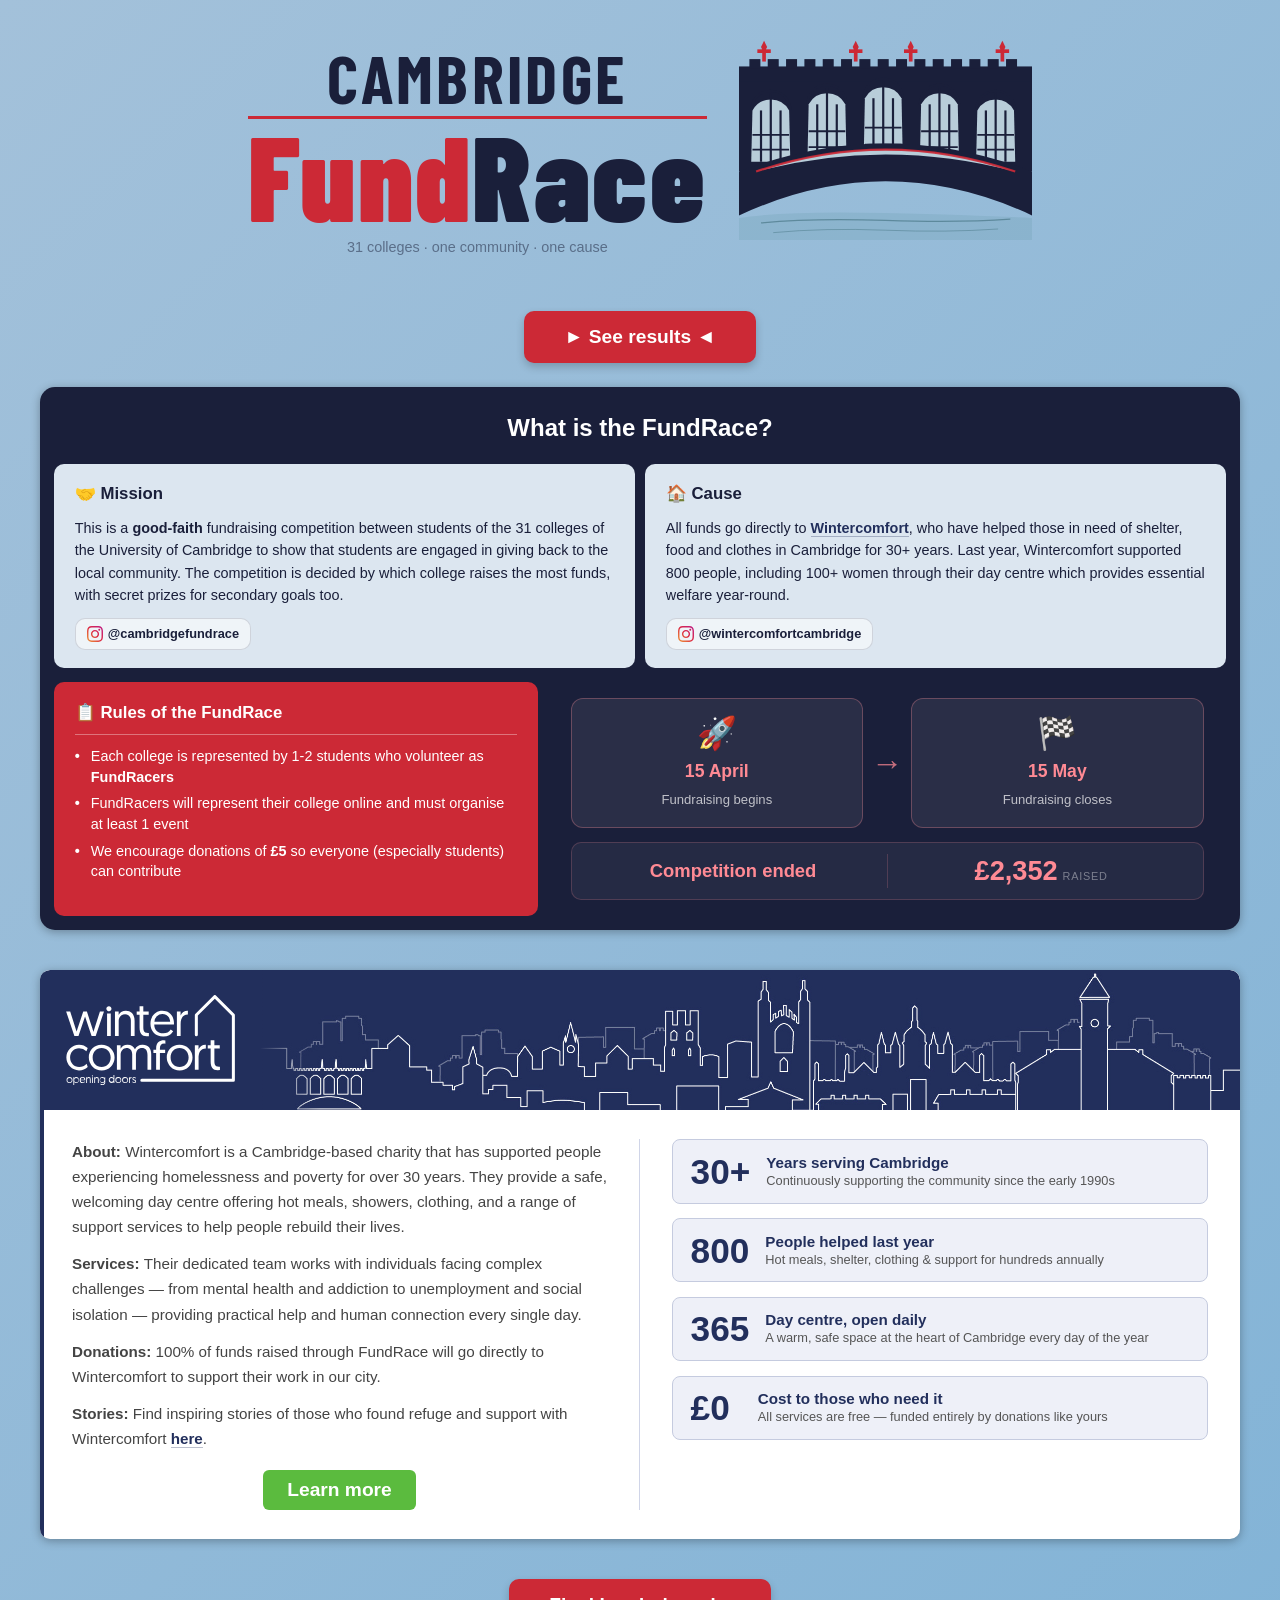
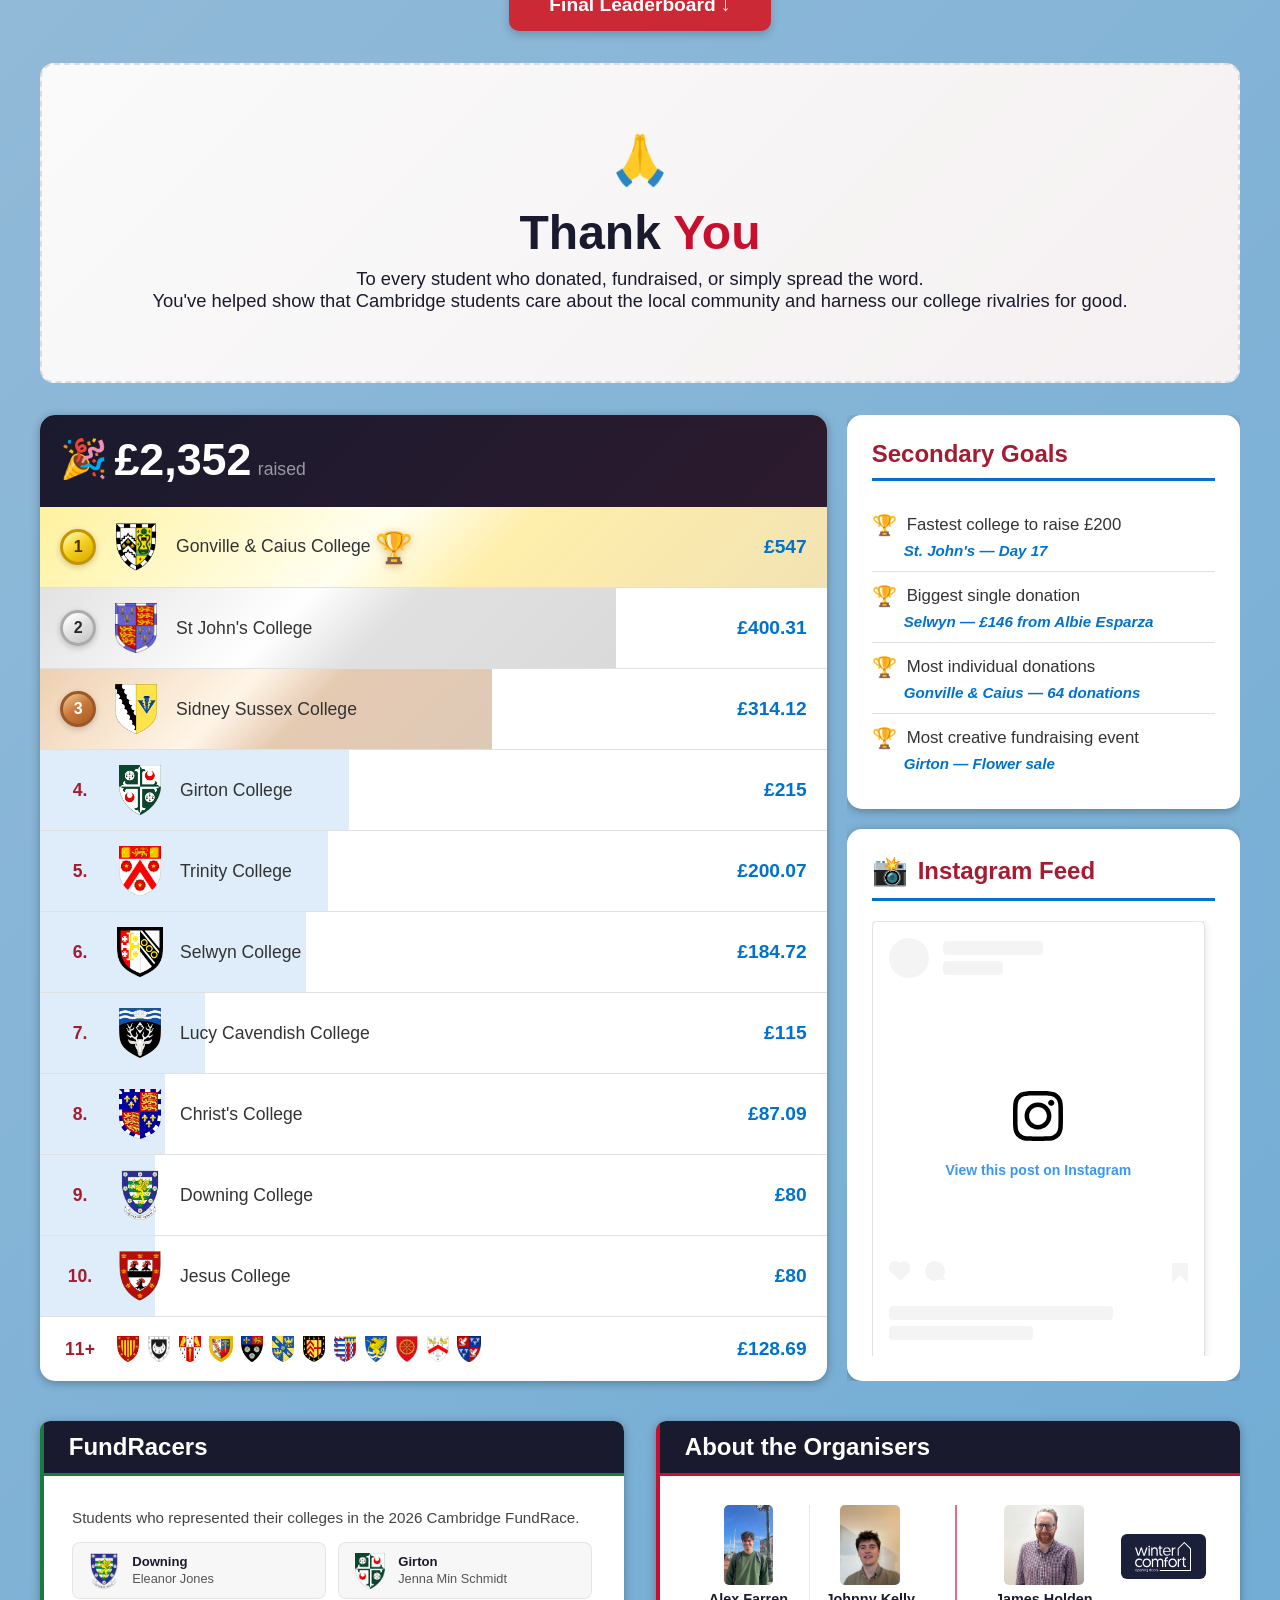
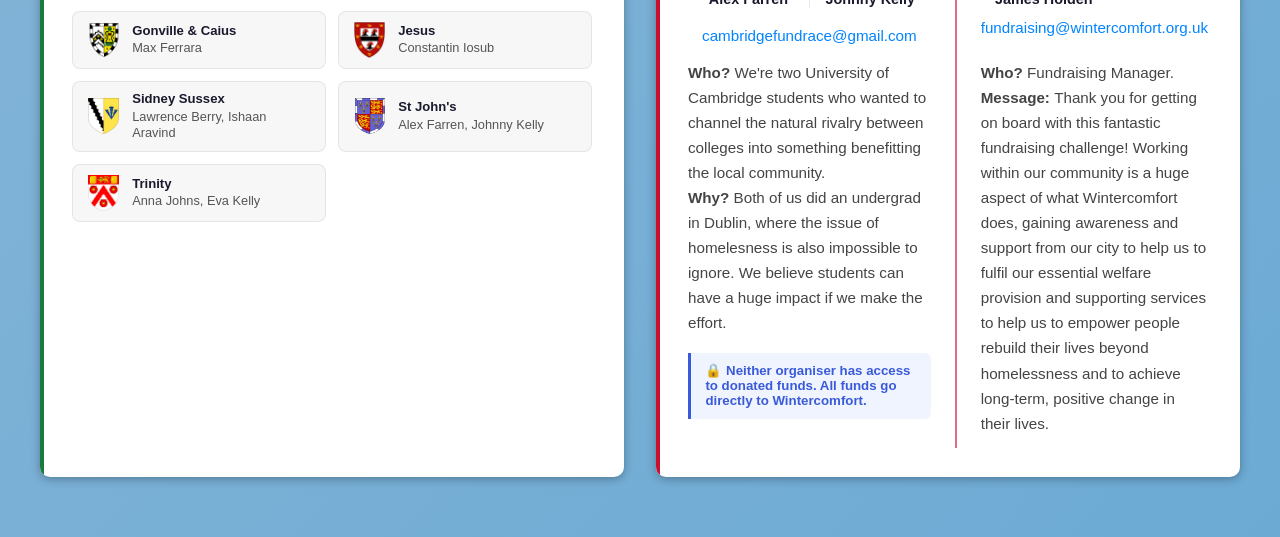
<file: index.html>
<!DOCTYPE html>
<html lang="en">
<head>
    <meta charset="UTF-8">
    <meta name="viewport" content="width=device-width, initial-scale=1.0">
    <base href="/">
    <title>Cambridge FundRace</title>
    <link rel="icon" type="image/svg+xml" href="Images/favicon-fundrace.svg">
    <link rel="apple-touch-icon" href="Images/apple-touch-icon.png">
    <link rel="manifest" href="manifest.json">
    <link rel="preconnect" href="https://fonts.googleapis.com">
    <link rel="preconnect" href="https://fonts.gstatic.com" crossorigin>
    <link href="https://fonts.googleapis.com/css2?family=Barlow+Condensed:wght@700;900&family=Barlow:wght@400;500;600&display=swap" rel="stylesheet">
    <link rel="stylesheet" type="text/css" href="fundrace.css">
    <style>
        /* ── DONATE LIVE (toggle) ── */
        .donate-button { display: block !important; }
        .coming-soon-block { display: flex !important; }

        /* ── FUNDRACE EXPLAINER — 2×2 grid revamp ── */
        .description.fe-revamp {
            background: #1a1f3a;
        }
        .fe-header {
            display: flex;
            align-items: center;
            justify-content: center;
            padding: 1.4rem 2rem 1rem;
            position: relative;
        }
        .fe-trophy {
            font-size: 2rem;
            position: absolute;
            left: 1.5rem;
            top: 50%;
            transform: translateY(-50%);
        }
        .fe-title {
            color: #fff;
            font-weight: 700;
            font-size: 1.5rem;
            text-align: center;
            margin: 0;
        }
        .fe-grid {
            display: grid;
            grid-template-columns: 1fr 1fr;
            gap: 10px;
            padding: 0 14px 14px;
        }
        .fe-card {
            border-radius: 10px;
            padding: 1.1rem 1.3rem;
        }
        .fe-card--light {
            background: #dce6f0;
            color: #1a1f3a;
        }
        .fe-card--red {
            color: #fff;
        }
        .fe-card--rules { background: #CC2936; }
        .fe-card--rules .fe-card-heading {
            border-bottom: 1.5px solid rgba(255, 255, 255, 0.35);
            padding-bottom: 0.45rem;
            margin-bottom: 0.7rem;
        }
        .fe-card--goal  { background: #CC2936; }
        .fe-card-heading {
            font-weight: 700;
            font-size: 1.05rem;
            margin-bottom: 0.55rem;
            display: flex;
            align-items: center;
            gap: 0.35rem;
        }
        .fe-card p {
            font-size: 0.9rem;
            line-height: 1.55;
            margin: 0;
            color: inherit;
        }
        .fe-card--light p strong { color: #1a1f3a; }
        .fe-card--red  p strong { color: #fff; }
        .fe-insta-badge {
            display: inline-flex;
            align-items: center;
            gap: 0.3rem;
            margin-top: 0.75rem;
            padding: 0.3rem 0.7rem;
            border-radius: 10px;
            font-size: 0.8rem;
            font-weight: 700;
            text-decoration: none;
            background: rgba(255,255,255,0.55);
            color: #1a1f3a;
            border: 1px solid rgba(26,31,58,0.15);
            transition: background 0.15s;
        }
        .fe-insta-badge:hover { background: rgba(255,255,255,0.85); }
        .fe-card ul {
            list-style: none;
            padding: 0;
            margin: 0;
            display: flex;
            flex-direction: column;
            gap: 0.35rem;
        }
        .fe-card ul li {
            font-size: 0.9rem;
            line-height: 1.45;
            padding-left: 1rem;
            position: relative;
            color: inherit;
        }
        .fe-card ul li::before {
            content: '•';
            position: absolute;
            left: 0;
            font-weight: 700;
        }
        /* Bottom row: Rules card + Timeline side by side */
        .fe-bottom {
            display: grid;
            grid-template-columns: 1fr 1.4fr;
            gap: 10px;
            padding: 0 14px 14px;
        }
        /* ── MILESTONE TIMELINE ── */
        .fe-milestone-wrapper {
            display: flex;
            flex-direction: column;
            justify-content: center;
            padding: 1rem 1.4rem;
            height: 100%;
            box-sizing: border-box;
        }
        .fe-milestone-label {
            color: rgba(255,255,255,0.45);
            font-size: 0.7rem;
            font-weight: 700;
            text-transform: uppercase;
            letter-spacing: 0.08em;
            margin-bottom: 1rem;
        }
        .fe-milestones {
            display: flex;
            align-items: center;
            gap: 0;
        }
        .fe-milestone {
            flex: 1;
            background: rgba(255,255,255,0.07);
            border: 1px solid rgba(255,138,148,0.3);
            border-radius: 12px;
            padding: 1.1rem 1rem;
            text-align: center;
        }
        .fe-milestone-emoji {
            font-size: 2rem;
            line-height: 1;
            margin-bottom: 0.5rem;
        }
        .fe-milestone-date {
            color: #ff8a94;
            font-weight: 700;
            font-size: 1.1rem;
            margin-bottom: 0.25rem;
        }
        .fe-milestone-event {
            color: rgba(255,255,255,0.7);
            font-size: 0.82rem;
        }
        .fe-milestone-connector {
            display: flex;
            align-items: center;
            padding: 0 0.5rem;
            flex-shrink: 0;
        }
        .fe-milestone-line { display: none; }
        .fe-milestone-arrow {
            color: rgba(255,138,148,0.75);
            font-size: 2rem;
            line-height: 1;
        }
        /* ── LIVE STATS BAR ── */
        .fe-stats {
            display: flex;
            align-items: center;
            margin-top: 0.85rem;
            background: rgba(255,255,255,0.05);
            border: 1px solid rgba(255,138,148,0.2);
            border-radius: 10px;
            padding: 0.7rem 1rem;
        }
        .fe-stat {
            flex: 1;
            text-align: center;
        }
        .fe-stat-value {
            color: #ff8a94;
            font-weight: 700;
            font-size: 1.15rem;
            line-height: 1.2;
        }
        .fe-stat-label {
            color: rgba(255,255,255,0.4);
            font-size: 0.68rem;
            text-transform: uppercase;
            letter-spacing: 0.07em;
            margin-top: 0.2rem;
        }
        .fe-stat-divider {
            width: 1px;
            height: 34px;
            background: rgba(255,138,148,0.2);
            flex-shrink: 0;
            margin: 0 0.5rem;
        }

        @media (max-width: 540px) {
            .fe-milestone-wrapper { padding: 0.8rem 0.8rem; }
            .fe-milestone { padding: 0.8rem 0.6rem; border-radius: 10px; }
            .fe-milestone-emoji { font-size: 1.6rem; }
            .fe-milestone-date  { font-size: 0.95rem; }
            .fe-milestone-event { font-size: 0.75rem; }
            .fe-milestone-connector { padding: 0 0.2rem; }
            .fe-milestone-arrow { font-size: 1.5rem; }
            .fe-stat-value { font-size: 1rem; }
        }
        @media (max-width: 540px) {
            .fe-grid   { grid-template-columns: 1fr; }
            .fe-bottom { grid-template-columns: 1fr; }
            .fe-trophy { display: none; }
            .fe-header { padding: 1.2rem 1rem 0.8rem; }
        }

        /* ── COLLEGES FULL BOX ── */
        .colleges-full {
            margin-top: 0.5rem;
            padding: 0.6rem 0.85rem;
            background: #fdf6ec;
            border: 1px solid #f0c97a;
            border-radius: 6px;
            font-size: 0.78rem;
            color: #444;
            line-height: 1.55;
        }
        .colleges-full-label {
            display: block;
            font-weight: 700;
            font-size: 0.75rem;
            color: #a06200;
            margin-bottom: 0.3rem;
        }

        /* Hero amount */
        .goal-hero {
            display: flex;
            align-items: baseline;
            gap: 0.4rem;
        }
        .goal-raised { font-size: 2.8rem !important; font-weight: 800; color: #fff !important; line-height: 1; }
        .goal-raised-label { font-size: 1.1rem; color: rgba(255,255,255,0.55); font-weight: 500; }
        .goal-confetti { font-size: 2.4rem; line-height: 1; align-self: center; }
        #fe-total-raised { font-size: 1.7rem; }
        .fe-stat--inline { display: flex; align-items: baseline; justify-content: center; gap: 0.3rem; }
        .name-trophy { font-size: 1.9rem; line-height: 1; filter: drop-shadow(0 2px 4px rgba(180,130,0,0.5)); margin-left: 0.3rem; vertical-align: middle; }

        /* Donate button: full-width on mobile, anchored above leaderboard */
        .donate-button + .description { margin-top: 1.5rem; }
        .donate-button {
            display: block;
            width: fit-content;
            margin: 0 auto 0;
            padding: 15px 40px;
            background: #CC2936;
            color: white;
            text-decoration: none;
            font-size: 1.2em;
            font-weight: bold;
            border-radius: 10px;
            box-shadow: 0 4px 8px rgba(0,0,0,0.2);
            transition: all 0.3s ease;
            border: none;
            cursor: pointer;
        }
        .donate-button:hover {
            background: #a51c28;
            box-shadow: 0 6px 12px rgba(0,0,0,0.3);
            transform: translateY(-2px);
        }
        .donate-button:active {
            transform: translateY(0);
            box-shadow: 0 2px 4px rgba(0,0,0,0.2);
        }
        @media (max-width: 480px) {
            .donate-button {
                width: calc(100% - 20px);
                font-size: 1.1em;
            }
        }

        /* ── INSTAGRAM FEED HEIGHT ── */
        /* right-column is stretch-matched to the leaderboard by the flex parent;
           min-height:0 + overflow:hidden prevents the instagram-feed from escaping it */
        .right-column   { min-height: 0; overflow: hidden; }
        /* flex: 1 1 0 (not auto) so the feed fills available space
           rather than inflating to its content size */
        .instagram-feed { min-height: 0; overflow: hidden; flex: 1 1 0 !important; }
        .feed-container { min-height: 0; overflow-y: auto; overflow-x: hidden; }

        /* On mobile the columns stack so there's no height constraint from the
           leaderboard — cap the feed explicitly and hide the horizontal scroll
           that Instagram embeds (min-width 326px) would otherwise trigger */
        @media (max-width: 768px) {
            .right-column   { overflow: visible; }
            .instagram-feed { flex: 0 0 auto !important; overflow: visible; }
            .feed-container { max-height: 400px; overflow-y: auto; overflow-x: hidden; }
            .feed-container .instagram-media { max-width: 100% !important; min-width: 0 !important; }
            .goal-raised { font-size: 1.9rem !important; }
            .goal-confetti { font-size: 1.7rem; }
            .donate-button { padding: 12px 30px; font-size: 1em; }
        }
    </style>
</head>
<body>
    <div class="container">

        <!-- HEADER -->
        <div class="site-header">
            <div class="site-header-inner">
                <div class="site-header-text">
                    <div class="header-cambridge">CAMBRIDGE</div>
                    <div class="header-rule"></div>
                    <div class="header-fundrace"><span class="header-fund">Fund</span><span class="header-race">Race</span></div>
                    <div class="header-tagline">31 colleges · one community · one cause</div>
                </div>
                <!-- Bridge of Sighs illustration -->
                <svg class="header-bridge" xmlns="http://www.w3.org/2000/svg" viewBox="80 180 240 180" preserveAspectRatio="xMidYMid meet" aria-hidden="true">
              <g transform="translate(80, 212)">
                <rect x="0" y="16" width="240" height="76" fill="#1a1f3a"/>
                <rect x="0" y="6" width="240" height="12" fill="#1a1f3a"/>
                <g fill="#1a1f3a">
                  <rect x="113.5" y="0" width="9" height="8"/>
                  <rect x="98.5"  y="0" width="9" height="8"/>
                  <rect x="83.5"  y="0" width="9" height="8"/>
                  <rect x="68.5"  y="0" width="9" height="8"/>
                  <rect x="53.5"  y="0" width="9" height="8"/>
                  <rect x="38.5"  y="0" width="9" height="8"/>
                  <rect x="23.5"  y="0" width="9" height="8"/>
                  <rect x="8.5"   y="0" width="9" height="8"/>
                  <rect x="128.5" y="0" width="9" height="8"/>
                  <rect x="143.5" y="0" width="9" height="8"/>
                  <rect x="158.5" y="0" width="9" height="8"/>
                  <rect x="173.5" y="0" width="9" height="8"/>
                  <rect x="188.5" y="0" width="9" height="8"/>
                  <rect x="203.5" y="0" width="9" height="8"/>
                  <rect x="218.5" y="0" width="9" height="8"/>
                </g>
                <g fill="#CC2936">
                  <rect x="19" y="-10" width="3" height="12"/>
                  <rect x="15" y="-8"  width="11" height="3"/>
                  <polygon points="20.5,-15 23,-10 20.5,-5 18,-10"/>
                  <rect x="94" y="-10" width="3" height="12"/>
                  <rect x="90" y="-8"  width="11" height="3"/>
                  <polygon points="95.5,-15 98,-10 95.5,-5 93,-10"/>
                  <rect x="139" y="-10" width="3" height="12"/>
                  <rect x="135" y="-8"  width="11" height="3"/>
                  <polygon points="140.5,-15 143,-10 140.5,-5 138,-10"/>
                  <rect x="214" y="-10" width="3" height="12"/>
                  <rect x="210" y="-8"  width="11" height="3"/>
                  <polygon points="215.5,-15 218,-10 215.5,-5 213,-10"/>
                </g>
                <g transform="translate(10, 26)">
                  <path d="M0,58 L1,16 A17,17 0 0,1 31,16 L32,58 Z" fill="#B8CDD9"/>
                  <path d="M0,16 A16,16 0 0,1 32,16" fill="none" stroke="#1a1f3a" stroke-width="2"/>
                  <line x1="8"  y1="58" x2="8"  y2="16" stroke="#1a1f3a" stroke-width="1.8"/>
                  <line x1="16" y1="58" x2="16" y2="2"  stroke="#1a1f3a" stroke-width="1.8"/>
                  <line x1="24" y1="58" x2="24" y2="16" stroke="#1a1f3a" stroke-width="1.8"/>
                  <line x1="1"  y1="36" x2="31" y2="36" stroke="#1a1f3a" stroke-width="1.5"/>
                  <line x1="1"  y1="48" x2="31" y2="48" stroke="#1a1f3a" stroke-width="1.5"/>
                </g>
                <g transform="translate(56, 21)">
                  <path d="M0,62 L1,16 A17,17 0 0,1 31,16 L32,62 Z" fill="#B8CDD9"/>
                  <path d="M0,16 A16,16 0 0,1 32,16" fill="none" stroke="#1a1f3a" stroke-width="2"/>
                  <line x1="8"  y1="62" x2="8"  y2="16" stroke="#1a1f3a" stroke-width="1.8"/>
                  <line x1="16" y1="62" x2="16" y2="2"  stroke="#1a1f3a" stroke-width="1.8"/>
                  <line x1="24" y1="62" x2="24" y2="16" stroke="#1a1f3a" stroke-width="1.8"/>
                  <line x1="1"  y1="38" x2="31" y2="38" stroke="#1a1f3a" stroke-width="1.5"/>
                  <line x1="1"  y1="51" x2="31" y2="51" stroke="#1a1f3a" stroke-width="1.5"/>
                </g>
                <g transform="translate(102, 16)">
                  <path d="M0,66 L1,16 A17,17 0 0,1 31,16 L32,66 Z" fill="#B8CDD9"/>
                  <path d="M0,16 A16,16 0 0,1 32,16" fill="none" stroke="#1a1f3a" stroke-width="2"/>
                  <line x1="8"  y1="66" x2="8"  y2="16" stroke="#1a1f3a" stroke-width="1.8"/>
                  <line x1="16" y1="66" x2="16" y2="2"  stroke="#1a1f3a" stroke-width="1.8"/>
                  <line x1="24" y1="66" x2="24" y2="16" stroke="#1a1f3a" stroke-width="1.8"/>
                  <line x1="1"  y1="40" x2="31" y2="40" stroke="#1a1f3a" stroke-width="1.5"/>
                  <line x1="1"  y1="54" x2="31" y2="54" stroke="#1a1f3a" stroke-width="1.5"/>
                </g>
                <g transform="translate(148, 21)">
                  <path d="M0,62 L1,16 A17,17 0 0,1 31,16 L32,62 Z" fill="#B8CDD9"/>
                  <path d="M0,16 A16,16 0 0,1 32,16" fill="none" stroke="#1a1f3a" stroke-width="2"/>
                  <line x1="8"  y1="62" x2="8"  y2="16" stroke="#1a1f3a" stroke-width="1.8"/>
                  <line x1="16" y1="62" x2="16" y2="2"  stroke="#1a1f3a" stroke-width="1.8"/>
                  <line x1="24" y1="62" x2="24" y2="16" stroke="#1a1f3a" stroke-width="1.8"/>
                  <line x1="1"  y1="38" x2="31" y2="38" stroke="#1a1f3a" stroke-width="1.5"/>
                  <line x1="1"  y1="51" x2="31" y2="51" stroke="#1a1f3a" stroke-width="1.5"/>
                </g>
                <g transform="translate(194, 26)">
                  <path d="M0,58 L1,16 A17,17 0 0,1 31,16 L32,58 Z" fill="#B8CDD9"/>
                  <path d="M0,16 A16,16 0 0,1 32,16" fill="none" stroke="#1a1f3a" stroke-width="2"/>
                  <line x1="8"  y1="58" x2="8"  y2="16" stroke="#1a1f3a" stroke-width="1.8"/>
                  <line x1="16" y1="58" x2="16" y2="2"  stroke="#1a1f3a" stroke-width="1.8"/>
                  <line x1="24" y1="58" x2="24" y2="16" stroke="#1a1f3a" stroke-width="1.8"/>
                  <line x1="1"  y1="36" x2="31" y2="36" stroke="#1a1f3a" stroke-width="1.5"/>
                  <line x1="1"  y1="48" x2="31" y2="48" stroke="#1a1f3a" stroke-width="1.5"/>
                </g>
                <path d="M0,92 L0,128 Q120,72 240,128 L240,92 Q120,46 0,92 Z" fill="#1a1f3a"/>
                <path d="M14,92 Q120,56 226,92 Q120,64 14,92 Z" fill="#B8CDD9"/>
                <path d="M14,92 Q120,56 226,92" fill="none" stroke="#CC2936" stroke-width="1.8" opacity="0.9"/>
                <path d="M0,130 Q40,124 120,126 Q200,128 240,130 L240,152 Q200,150 120,150 Q40,150 0,152 Z" fill="#6a9aaa" opacity="0.25"/>
                <path d="M18,134 Q60,130 120,132 Q180,134 222,131" fill="none" stroke="#4a7888" stroke-width="1" opacity="0.7"/>
                <path d="M28,142 Q70,138 120,140 Q170,142 212,139" fill="none" stroke="#4a7888" stroke-width="0.8" opacity="0.5"/>
              </g>
            </svg>
            </div><!-- /.site-header-inner -->
        </div><!-- /.site-header -->

        <!-- DONATE BUTTON — top of page -->
        <button class="donate-button" onclick="(function(){ const el = document.getElementById('donate-btn-2'); const top = window.scrollY + el.getBoundingClientRect().top - window.innerHeight * 0.1; window.scrollTo({top, behavior:'smooth'}); })()">
            ► See results ◄
        </button>

        <!-- DESCRIPTION — 2×2 grid revamp -->
        <div class="description fe-revamp">

            <div class="fe-header">
                <h2 class="fe-title">What is the FundRace?</h2>
            </div>

            <div class="fe-grid">
                <div class="fe-card fe-card--light">
                    <div class="fe-card-heading">🤝 Mission</div>
                    <p>This is a <strong>good-faith</strong> fundraising competition between students of the 31 colleges of the University of Cambridge to show that students are engaged in giving back to the local community. The competition is decided by which college raises the most funds, with secret prizes for secondary goals too.</p>
                    <a class="fe-insta-badge" href="https://www.instagram.com/cambridgefundrace" target="_blank" rel="noopener"><svg xmlns="http://www.w3.org/2000/svg" viewBox="0 0 24 24" width="16" height="16" aria-hidden="true" style="flex-shrink:0;display:block"><defs><linearGradient id="ig-g" x1="0%" y1="100%" x2="100%" y2="0%"><stop offset="0%" stop-color="#f09433"/><stop offset="25%" stop-color="#e6683c"/><stop offset="50%" stop-color="#dc2743"/><stop offset="75%" stop-color="#cc2366"/><stop offset="100%" stop-color="#bc1888"/></linearGradient></defs><path fill="url(#ig-g)" d="M12 2.163c3.204 0 3.584.012 4.85.07 3.252.148 4.771 1.691 4.919 4.919.058 1.265.069 1.645.069 4.849 0 3.205-.012 3.584-.069 4.849-.149 3.225-1.664 4.771-4.919 4.919-1.266.058-1.644.07-4.85.07-3.204 0-3.584-.012-4.849-.07-3.26-.149-4.771-1.699-4.919-4.92-.058-1.265-.07-1.644-.07-4.849 0-3.204.013-3.583.07-4.849.149-3.227 1.664-4.771 4.919-4.919 1.266-.057 1.645-.069 4.849-.069zm0-2.163c-3.259 0-3.667.014-4.947.072-4.358.2-6.78 2.618-6.98 6.98-.059 1.281-.073 1.689-.073 4.948 0 3.259.014 3.668.072 4.948.2 4.358 2.618 6.78 6.98 6.98 1.281.058 1.689.072 4.948.072 3.259 0 3.668-.014 4.948-.072 4.354-.2 6.782-2.618 6.979-6.98.059-1.28.073-1.689.073-4.948 0-3.259-.014-3.667-.072-4.947-.196-4.354-2.617-6.78-6.979-6.98-1.281-.059-1.69-.073-4.949-.073zm0 5.838c-3.403 0-6.162 2.759-6.162 6.162s2.759 6.163 6.162 6.163 6.162-2.759 6.162-6.163c0-3.403-2.759-6.162-6.162-6.162zm0 10.162c-2.209 0-4-1.79-4-4 0-2.209 1.791-4 4-4s4 1.791 4 4c0 2.21-1.791 4-4 4zm6.406-11.845c-.796 0-1.441.645-1.441 1.44s.645 1.44 1.441 1.44c.795 0 1.439-.645 1.439-1.44s-.644-1.44-1.439-1.44z"/></svg> @cambridgefundrace</a>
                </div>
                <div class="fe-card fe-card--light">
                    <div class="fe-card-heading">🏠 Cause</div>
                    <p>All funds go directly to <strong><a class="wc-link" href="https://wintercomfort.org.uk/about-us/" target="_blank" rel="noopener">Wintercomfort</a></strong>, who have helped those in need of shelter, food and clothes in Cambridge for 30+ years.
                    Last year, Wintercomfort supported 800 people, including 100+ women through their day centre which provides essential welfare year-round.</p>
                    <a class="fe-insta-badge" href="https://www.instagram.com/wintercomfortcambridge" target="_blank" rel="noopener"><svg xmlns="http://www.w3.org/2000/svg" viewBox="0 0 24 24" width="16" height="16" aria-hidden="true" style="flex-shrink:0;display:block"><defs><linearGradient id="ig-g2" x1="0%" y1="100%" x2="100%" y2="0%"><stop offset="0%" stop-color="#f09433"/><stop offset="25%" stop-color="#e6683c"/><stop offset="50%" stop-color="#dc2743"/><stop offset="75%" stop-color="#cc2366"/><stop offset="100%" stop-color="#bc1888"/></linearGradient></defs><path fill="url(#ig-g2)" d="M12 2.163c3.204 0 3.584.012 4.85.07 3.252.148 4.771 1.691 4.919 4.919.058 1.265.069 1.645.069 4.849 0 3.205-.012 3.584-.069 4.849-.149 3.225-1.664 4.771-4.919 4.919-1.266.058-1.644.07-4.85.07-3.204 0-3.584-.012-4.849-.07-3.26-.149-4.771-1.699-4.919-4.92-.058-1.265-.07-1.644-.07-4.849 0-3.204.013-3.583.07-4.849.149-3.227 1.664-4.771 4.919-4.919 1.266-.057 1.645-.069 4.849-.069zm0-2.163c-3.259 0-3.667.014-4.947.072-4.358.2-6.78 2.618-6.98 6.98-.059 1.281-.073 1.689-.073 4.948 0 3.259.014 3.668.072 4.948.2 4.358 2.618 6.78 6.98 6.98 1.281.058 1.689.072 4.948.072 3.259 0 3.668-.014 4.948-.072 4.354-.2 6.782-2.618 6.979-6.98.059-1.28.073-1.689.073-4.948 0-3.259-.014-3.667-.072-4.947-.196-4.354-2.617-6.78-6.979-6.98-1.281-.059-1.69-.073-4.949-.073zm0 5.838c-3.403 0-6.162 2.759-6.162 6.162s2.759 6.163 6.162 6.163 6.162-2.759 6.162-6.163c0-3.403-2.759-6.162-6.162-6.162zm0 10.162c-2.209 0-4-1.79-4-4 0-2.209 1.791-4 4-4s4 1.791 4 4c0 2.21-1.791 4-4 4zm6.406-11.845c-.796 0-1.441.645-1.441 1.44s.645 1.44 1.441 1.44c.795 0 1.439-.645 1.439-1.44s-.644-1.44-1.439-1.44z"/></svg> @wintercomfortcambridge</a>
                </div>
            </div>

            <!-- BOTTOM ROW: merged Rules card + Timeline -->
            <div class="fe-bottom">
                <div class="fe-card fe-card--red fe-card--rules">
                    <div class="fe-card-heading">📋 Rules of the FundRace</div>
                    <ul>
                        <li>Each college is represented by 1-2 students who volunteer as <strong>FundRacers</strong></li>
                        <li>FundRacers will represent their college online and must organise at least 1 event</li>
                        <li>We encourage donations of <strong>£5</strong> so everyone (especially students) can contribute</li>
                    </ul>
                </div>
                <div class="fe-milestone-wrapper">
                    <div class="fe-milestones">
                        <div class="fe-milestone">
                            <div class="fe-milestone-emoji">🚀</div>
                            <div class="fe-milestone-date">15 April</div>
                            <div class="fe-milestone-event">Fundraising begins</div>
                        </div>
                        <div class="fe-milestone-connector">
                            <div class="fe-milestone-line"></div>
                            <div class="fe-milestone-arrow">→</div>
                        </div>
                        <div class="fe-milestone">
                            <div class="fe-milestone-emoji">🏁</div>
                            <div class="fe-milestone-date">15 May</div>
                            <div class="fe-milestone-event">Fundraising closes</div>
                        </div>
                    </div>
                    <div class="fe-stats">
                        <div class="fe-stat">
                            <div class="fe-stat-value" id="fe-day-counter">—</div>
                        </div>
                        <div class="fe-stat-divider"></div>
                        <div class="fe-stat fe-stat--inline">
                            <div class="fe-stat-value" id="fe-total-raised">£—</div>
                            <div class="fe-stat-label">raised</div>
                        </div>
                    </div>
                </div>
            </div>

        </div>

        <!-- WINTERCOMFORT -->
        <div class="about-card wintercomfort-card">
            <h2>About Wintercomfort</h2>

            <!-- Hero banner: skyline image + white logo centred -->
            <div class="wc-banner">
                <div class="wc-banner-left">
                    <img class="wc-banner-logo" src="Images/wintercomfort-white-logo.svg" alt="Wintercomfort">
                </div>
                <div class="wc-banner-right">
                    <img class="wc-skyline" src="Images/wintercomfort-skyline.jpg" alt="Cambridge skyline">
                </div>
            </div>

            <div class="wc-inner">
                <div class="wc-text">
                    <p><b>About: </b>Wintercomfort is a Cambridge-based charity that has supported people experiencing homelessness and poverty for over 30 years. They provide a safe, welcoming day centre offering hot meals, showers, clothing, and a range of support services to help people rebuild their lives.</p>
                    <p><b>Services: </b>Their dedicated team works with individuals facing complex challenges — from mental health and addiction to unemployment and social isolation — providing practical help and human connection every single day.</p>
                    <p><b>Donations: </b>100% of funds raised through FundRace will go directly to Wintercomfort to support their work in our city.</p>
                    <p><b>Stories:</b> Find inspiring stories of those who found refuge and support with Wintercomfort <strong><a class="wc-link" href="https://wintercomfort.org.uk/stories/">here</a></strong>.</p>
                    <div class="wc-learn-more-wrap">
                        <a class="wc-learn-more-btn" href="https://wintercomfort.org.uk/about-us/" target="_blank" rel="noopener">Learn more</a>
                    </div>
                </div>
                <div class="wc-stats">
                    <div class="stat-block">
                        <div class="stat-number">30+</div>
                        <div class="stat-text">
                            <span class="stat-label">Years serving Cambridge</span>
                            <span class="stat-desc">Continuously supporting the community since the early 1990s</span>
                        </div>
                    </div>
                    <div class="stat-block">
                        <div class="stat-number">800</div>
                        <div class="stat-text">
                            <span class="stat-label">People helped last year</span>
                            <span class="stat-desc">Hot meals, shelter, clothing &amp; support for hundreds annually</span>
                        </div>
                    </div>
                    <div class="stat-block">
                        <div class="stat-number">365</div>
                        <div class="stat-text">
                            <span class="stat-label">Day centre, open daily</span>
                            <span class="stat-desc">A warm, safe space at the heart of Cambridge every day of the year</span>
                        </div>
                    </div>
                    <div class="stat-block">
                        <div class="stat-number">£0</div>
                        <div class="stat-text">
                            <span class="stat-label">Cost to those who need it</span>
                            <span class="stat-desc">All services are free — funded entirely by donations like yours</span>
                        </div>
                    </div>
                </div>
            </div>
        </div>

        <!-- DONATE BUTTON — scrolls to leaderboard -->
        <button id="donate-btn-2" class="donate-button" onclick="document.getElementById('leaderboard-section').scrollIntoView({behavior:'smooth'})">
            Final Leaderboard ↓
        </button>

        <!-- THANK YOU BLOCK -->
        <div class="coming-soon-block">
            <div class="cs-flag">🙏</div>
            <h2>Thank <span>You</span></h2>
            <p>To every student who donated, fundraised, or simply spread the word.<br>You've helped show that Cambridge students care about the local community and harness our college rivalries for good.</p>
        </div>

        <!-- MAIN CONTENT: leaderboard + prizes + feed -->
        <div id="leaderboard-section" class="main-content content-wrapper">
            <div class="leaderboard-container">
                <div class="leaderboard">
                    <!-- Leaderboard will be populated dynamically -->
                </div>
            </div>
            <div class="right-column">
                <div class="secondary-goals">
                    <h2>Secondary Goals</h2>
                    <ul>
                        <li>
                            <span class="goal-text">Fastest college to raise £200</span>
                            <span class="prize">St. John's — Day 17</span>
                        </li>
                        <li>
                            <span class="goal-text">Biggest single donation</span>
                            <span class="prize">Selwyn — £146 from Albie Esparza</span>
                        </li>
                        <li>
                            <span class="goal-text">Most individual donations</span>
                            <span class="prize">Gonville &amp; Caius — 64 donations</span>
                        </li>
                        <li>
                            <span class="goal-text">Most creative fundraising event</span>
                            <span class="prize">Girton — Flower sale</span>
                        </li>
                        <!-- <li>
                            <span class="goal-text">Best social media engagement</span>
                            <span class="prize">???</span>
                        </li> -->
                    </ul>
                </div>
                <div class="instagram-feed">
                    <h2>Instagram Feed</h2>
                    <div class="feed-container">
                        <blockquote class="instagram-media" data-instgrm-captioned data-instgrm-permalink="https://www.instagram.com/p/DYjrHDbjfCL/?utm_source=ig_embed&amp;utm_campaign=loading" data-instgrm-version="14" style=" background:#FFF; border:0; border-radius:3px; box-shadow:0 0 1px 0 rgba(0,0,0,0.5),0 1px 10px 0 rgba(0,0,0,0.15); margin: 1px; max-width:540px; min-width:326px; padding:0; width:99.375%; width:-webkit-calc(100% - 2px); width:calc(100% - 2px);"><div style="padding:16px;"> <a href="https://www.instagram.com/p/DYjrHDbjfCL/?utm_source=ig_embed&amp;utm_campaign=loading" style=" background:#FFFFFF; line-height:0; padding:0 0; text-align:center; text-decoration:none; width:100%;" target="_blank"> <div style=" display: flex; flex-direction: row; align-items: center;"> <div style="background-color: #F4F4F4; border-radius: 50%; flex-grow: 0; height: 40px; margin-right: 14px; width: 40px;"></div> <div style="display: flex; flex-direction: column; flex-grow: 1; justify-content: center;"> <div style=" background-color: #F4F4F4; border-radius: 4px; flex-grow: 0; height: 14px; margin-bottom: 6px; width: 100px;"></div> <div style=" background-color: #F4F4F4; border-radius: 4px; flex-grow: 0; height: 14px; width: 60px;"></div></div></div><div style="padding: 19% 0;"></div> <div style="display:block; height:50px; margin:0 auto 12px; width:50px;"><svg width="50px" height="50px" viewBox="0 0 60 60" version="1.1" xmlns="https://www.w3.org/2000/svg" xmlns:xlink="https://www.w3.org/1999/xlink"><g stroke="none" stroke-width="1" fill="none" fill-rule="evenodd"><g transform="translate(-511.000000, -20.000000)" fill="#000000"><g><path d="M556.869,30.41 C554.814,30.41 553.148,32.076 553.148,34.131 C553.148,36.186 554.814,37.852 556.869,37.852 C558.924,37.852 560.59,36.186 560.59,34.131 C560.59,32.076 558.924,30.41 556.869,30.41 M541,60.657 C535.114,60.657 530.342,55.887 530.342,50 C530.342,44.114 535.114,39.342 541,39.342 C546.887,39.342 551.658,44.114 551.658,50 C551.658,55.887 546.887,60.657 541,60.657 M541,33.886 C532.1,33.886 524.886,41.1 524.886,50 C524.886,58.899 532.1,66.113 541,66.113 C549.9,66.113 557.115,58.899 557.115,50 C557.115,41.1 549.9,33.886 541,33.886 M565.378,62.101 C565.244,65.022 564.756,66.606 564.346,67.663 C563.803,69.06 563.154,70.057 562.106,71.106 C561.058,72.155 560.06,72.803 558.662,73.347 C557.607,73.757 556.021,74.244 553.102,74.378 C549.944,74.521 548.997,74.552 541,74.552 C533.003,74.552 532.056,74.521 528.898,74.378 C525.979,74.244 524.393,73.757 523.338,73.347 C521.94,72.803 520.942,72.155 519.894,71.106 C518.846,70.057 518.197,69.06 517.654,67.663 C517.244,66.606 516.755,65.022 516.623,62.101 C516.479,58.943 516.448,57.996 516.448,50 C516.448,42.003 516.479,41.056 516.623,37.899 C516.755,34.978 517.244,33.391 517.654,32.338 C518.197,30.938 518.846,29.942 519.894,28.894 C520.942,27.846 521.94,27.196 523.338,26.654 C524.393,26.244 525.979,25.756 528.898,25.623 C532.057,25.479 533.004,25.448 541,25.448 C548.997,25.448 549.943,25.479 553.102,25.623 C556.021,25.756 557.607,26.244 558.662,26.654 C560.06,27.196 561.058,27.846 562.106,28.894 C563.154,29.942 563.803,30.938 564.346,32.338 C564.756,33.391 565.244,34.978 565.378,37.899 C565.522,41.056 565.552,42.003 565.552,50 C565.552,57.996 565.522,58.943 565.378,62.101 M570.82,37.631 C570.674,34.438 570.167,32.258 569.425,30.349 C568.659,28.377 567.633,26.702 565.965,25.035 C564.297,23.368 562.623,22.342 560.652,21.575 C558.743,20.834 556.562,20.326 553.369,20.18 C550.169,20.033 549.148,20 541,20 C532.853,20 531.831,20.033 528.631,20.18 C525.438,20.326 523.257,20.834 521.349,21.575 C519.376,22.342 517.703,23.368 516.035,25.035 C514.368,26.702 513.342,28.377 512.574,30.349 C511.834,32.258 511.326,34.438 511.181,37.631 C511.035,40.831 511,41.851 511,50 C511,58.147 511.035,59.17 511.181,62.369 C511.326,65.562 511.834,67.743 512.574,69.651 C513.342,71.625 514.368,73.296 516.035,74.965 C517.703,76.634 519.376,77.658 521.349,78.425 C523.257,79.167 525.438,79.673 528.631,79.82 C531.831,79.965 532.853,80.001 541,80.001 C549.148,80.001 550.169,79.965 553.369,79.82 C556.562,79.673 558.743,79.167 560.652,78.425 C562.623,77.658 564.297,76.634 565.965,74.965 C567.633,73.296 568.659,71.625 569.425,69.651 C570.167,67.743 570.674,65.562 570.82,62.369 C570.966,59.17 571,58.147 571,50 C571,41.851 570.966,40.831 570.82,37.631"></path></g></g></g></svg></div><div style="padding-top: 8px;"> <div style=" color:#3897f0; font-family:Arial,sans-serif; font-size:14px; font-style:normal; font-weight:550; line-height:18px;">View this post on Instagram</div></div><div style="padding: 12.5% 0;"></div> <div style="display: flex; flex-direction: row; margin-bottom: 14px; align-items: center;"><div> <div style="background-color: #F4F4F4; border-radius: 50%; height: 12.5px; width: 12.5px; transform: translateX(0px) translateY(7px);"></div> <div style="background-color: #F4F4F4; height: 12.5px; transform: rotate(-45deg) translateX(3px) translateY(1px); width: 12.5px; flex-grow: 0; margin-right: 14px; margin-left: 2px;"></div> <div style="background-color: #F4F4F4; border-radius: 50%; height: 12.5px; width: 12.5px; transform: translateX(9px) translateY(-18px);"></div></div><div style="margin-left: 8px;"> <div style=" background-color: #F4F4F4; border-radius: 50%; flex-grow: 0; height: 20px; width: 20px;"></div> <div style=" width: 0; height: 0; border-top: 2px solid transparent; border-left: 6px solid #f4f4f4; border-bottom: 2px solid transparent; transform: translateX(16px) translateY(-4px) rotate(30deg)"></div></div><div style="margin-left: auto;"> <div style=" width: 0px; border-top: 8px solid #F4F4F4; border-right: 8px solid transparent; transform: translateY(16px);"></div> <div style=" background-color: #F4F4F4; flex-grow: 0; height: 12px; width: 16px; transform: translateY(-4px);"></div> <div style=" width: 0; height: 0; border-top: 8px solid #F4F4F4; border-left: 8px solid transparent; transform: translateY(-4px) translateX(8px);"></div></div></div> <div style="display: flex; flex-direction: column; flex-grow: 1; justify-content: center; margin-bottom: 24px;"> <div style=" background-color: #F4F4F4; border-radius: 4px; flex-grow: 0; height: 14px; margin-bottom: 6px; width: 224px;"></div> <div style=" background-color: #F4F4F4; border-radius: 4px; flex-grow: 0; height: 14px; width: 144px;"></div></div></a><p style=" color:#c9c8cd; font-family:Arial,sans-serif; font-size:14px; line-height:17px; margin-bottom:0; margin-top:8px; overflow:hidden; padding:8px 0 7px; text-align:center; text-overflow:ellipsis; white-space:nowrap;"><a href="https://www.instagram.com/p/DYjrHDbjfCL/?utm_source=ig_embed&amp;utm_campaign=loading" style=" color:#c9c8cd; font-family:Arial,sans-serif; font-size:14px; font-style:normal; font-weight:normal; line-height:17px; text-decoration:none;" target="_blank">A post shared by Cambridge FundRace (@cambridgefundrace)</a></p></div></blockquote>
                        <blockquote class="instagram-media" data-instgrm-captioned data-instgrm-permalink="https://www.instagram.com/reel/DXzq8p7tFoS/?utm_source=ig_embed&amp;utm_campaign=loading" data-instgrm-version="14" style=" background:#FFF; border:0; border-radius:3px; box-shadow:0 0 1px 0 rgba(0,0,0,0.5),0 1px 10px 0 rgba(0,0,0,0.15); margin: 1px; max-width:540px; min-width:326px; padding:0; width:99.375%; width:-webkit-calc(100% - 2px); width:calc(100% - 2px);"><div style="padding:16px;"> <a href="https://www.instagram.com/reel/DXzq8p7tFoS/?utm_source=ig_embed&amp;utm_campaign=loading" style=" background:#FFFFFF; line-height:0; padding:0 0; text-align:center; text-decoration:none; width:100%;" target="_blank"> <div style=" display: flex; flex-direction: row; align-items: center;"> <div style="background-color: #F4F4F4; border-radius: 50%; flex-grow: 0; height: 40px; margin-right: 14px; width: 40px;"></div> <div style="display: flex; flex-direction: column; flex-grow: 1; justify-content: center;"> <div style=" background-color: #F4F4F4; border-radius: 4px; flex-grow: 0; height: 14px; margin-bottom: 6px; width: 100px;"></div> <div style=" background-color: #F4F4F4; border-radius: 4px; flex-grow: 0; height: 14px; width: 60px;"></div></div></div><div style="padding: 19% 0;"></div> <div style="display:block; height:50px; margin:0 auto 12px; width:50px;"><svg width="50px" height="50px" viewBox="0 0 60 60" version="1.1" xmlns="https://www.w3.org/2000/svg" xmlns:xlink="https://www.w3.org/1999/xlink"><g stroke="none" stroke-width="1" fill="none" fill-rule="evenodd"><g transform="translate(-511.000000, -20.000000)" fill="#000000"><g><path d="M556.869,30.41 C554.814,30.41 553.148,32.076 553.148,34.131 C553.148,36.186 554.814,37.852 556.869,37.852 C558.924,37.852 560.59,36.186 560.59,34.131 C560.59,32.076 558.924,30.41 556.869,30.41 M541,60.657 C535.114,60.657 530.342,55.887 530.342,50 C530.342,44.114 535.114,39.342 541,39.342 C546.887,39.342 551.658,44.114 551.658,50 C551.658,55.887 546.887,60.657 541,60.657 M541,33.886 C532.1,33.886 524.886,41.1 524.886,50 C524.886,58.899 532.1,66.113 541,66.113 C549.9,66.113 557.115,58.899 557.115,50 C557.115,41.1 549.9,33.886 541,33.886 M565.378,62.101 C565.244,65.022 564.756,66.606 564.346,67.663 C563.803,69.06 563.154,70.057 562.106,71.106 C561.058,72.155 560.06,72.803 558.662,73.347 C557.607,73.757 556.021,74.244 553.102,74.378 C549.944,74.521 548.997,74.552 541,74.552 C533.003,74.552 532.056,74.521 528.898,74.378 C525.979,74.244 524.393,73.757 523.338,73.347 C521.94,72.803 520.942,72.155 519.894,71.106 C518.846,70.057 518.197,69.06 517.654,67.663 C517.244,66.606 516.755,65.022 516.623,62.101 C516.479,58.943 516.448,57.996 516.448,50 C516.448,42.003 516.479,41.056 516.623,37.899 C516.755,34.978 517.244,33.391 517.654,32.338 C518.197,30.938 518.846,29.942 519.894,28.894 C520.942,27.846 521.94,27.196 523.338,26.654 C524.393,26.244 525.979,25.756 528.898,25.623 C532.057,25.479 533.004,25.448 541,25.448 C548.997,25.448 549.943,25.479 553.102,25.623 C556.021,25.756 557.607,26.244 558.662,26.654 C560.06,27.196 561.058,27.846 562.106,28.894 C563.154,29.942 563.803,30.938 564.346,32.338 C564.756,33.391 565.244,34.978 565.378,37.899 C565.522,41.056 565.552,42.003 565.552,50 C565.552,57.996 565.522,58.943 565.378,62.101 M570.82,37.631 C570.674,34.438 570.167,32.258 569.425,30.349 C568.659,28.377 567.633,26.702 565.965,25.035 C564.297,23.368 562.623,22.342 560.652,21.575 C558.743,20.834 556.562,20.326 553.369,20.18 C550.169,20.033 549.148,20 541,20 C532.853,20 531.831,20.033 528.631,20.18 C525.438,20.326 523.257,20.834 521.349,21.575 C519.376,22.342 517.703,23.368 516.035,25.035 C514.368,26.702 513.342,28.377 512.574,30.349 C511.834,32.258 511.326,34.438 511.181,37.631 C511.035,40.831 511,41.851 511,50 C511,58.147 511.035,59.17 511.181,62.369 C511.326,65.562 511.834,67.743 512.574,69.651 C513.342,71.625 514.368,73.296 516.035,74.965 C517.703,76.634 519.376,77.658 521.349,78.425 C523.257,79.167 525.438,79.673 528.631,79.82 C531.831,79.965 532.853,80.001 541,80.001 C549.148,80.001 550.169,79.965 553.369,79.82 C556.562,79.673 558.743,79.167 560.652,78.425 C562.623,77.658 564.297,76.634 565.965,74.965 C567.633,73.296 568.659,71.625 569.425,69.651 C570.167,67.743 570.674,65.562 570.82,62.369 C570.966,59.17 571,58.147 571,50 C571,41.851 570.966,40.831 570.82,37.631"></path></g></g></g></svg></div><div style="padding-top: 8px;"> <div style=" color:#3897f0; font-family:Arial,sans-serif; font-size:14px; font-style:normal; font-weight:550; line-height:18px;">View this post on Instagram</div></div><div style="padding: 12.5% 0;"></div> <div style="display: flex; flex-direction: row; margin-bottom: 14px; align-items: center;"><div> <div style="background-color: #F4F4F4; border-radius: 50%; height: 12.5px; width: 12.5px; transform: translateX(0px) translateY(7px);"></div> <div style="background-color: #F4F4F4; height: 12.5px; transform: rotate(-45deg) translateX(3px) translateY(1px); width: 12.5px; flex-grow: 0; margin-right: 14px; margin-left: 2px;"></div> <div style="background-color: #F4F4F4; border-radius: 50%; height: 12.5px; width: 12.5px; transform: translateX(9px) translateY(-18px);"></div></div><div style="margin-left: 8px;"> <div style=" background-color: #F4F4F4; border-radius: 50%; flex-grow: 0; height: 20px; width: 20px;"></div> <div style=" width: 0; height: 0; border-top: 2px solid transparent; border-left: 6px solid #f4f4f4; border-bottom: 2px solid transparent; transform: translateX(16px) translateY(-4px) rotate(30deg)"></div></div><div style="margin-left: auto;"> <div style=" width: 0px; border-top: 8px solid #F4F4F4; border-right: 8px solid transparent; transform: translateY(16px);"></div> <div style=" background-color: #F4F4F4; flex-grow: 0; height: 12px; width: 16px; transform: translateY(-4px);"></div> <div style=" width: 0; height: 0; border-top: 8px solid #F4F4F4; border-left: 8px solid transparent; transform: translateY(-4px) translateX(8px);"></div></div></div> <div style="display: flex; flex-direction: column; flex-grow: 1; justify-content: center; margin-bottom: 24px;"> <div style=" background-color: #F4F4F4; border-radius: 4px; flex-grow: 0; height: 14px; margin-bottom: 6px; width: 224px;"></div> <div style=" background-color: #F4F4F4; border-radius: 4px; flex-grow: 0; height: 14px; width: 144px;"></div></div></a><p style=" color:#c9c8cd; font-family:Arial,sans-serif; font-size:14px; line-height:17px; margin-bottom:0; margin-top:8px; overflow:hidden; padding:8px 0 7px; text-align:center; text-overflow:ellipsis; white-space:nowrap;"><a href="https://www.instagram.com/reel/DXzq8p7tFoS/?utm_source=ig_embed&amp;utm_campaign=loading" style=" color:#c9c8cd; font-family:Arial,sans-serif; font-size:14px; font-style:normal; font-weight:normal; line-height:17px; text-decoration:none;" target="_blank">A post shared by Cambridge FundRace (@cambridgefundrace)</a></p></div></blockquote>
                        <blockquote class="instagram-media" data-instgrm-captioned data-instgrm-permalink="https://www.instagram.com/reel/DW_UbKLty8V/?utm_source=ig_embed&amp;utm_campaign=loading" data-instgrm-version="14" style=" background:#FFF; border:0; border-radius:3px; box-shadow:0 0 1px 0 rgba(0,0,0,0.5),0 1px 10px 0 rgba(0,0,0,0.15); margin: 1px; max-width:540px; min-width:326px; padding:0; width:99.375%; width:-webkit-calc(100% - 2px); width:calc(100% - 2px);"><div style="padding:16px;"> <a href="https://www.instagram.com/reel/DW_UbKLty8V/?utm_source=ig_embed&amp;utm_campaign=loading" style=" background:#FFFFFF; line-height:0; padding:0 0; text-align:center; text-decoration:none; width:100%;" target="_blank"> <div style=" display: flex; flex-direction: row; align-items: center;"> <div style="background-color: #F4F4F4; border-radius: 50%; flex-grow: 0; height: 40px; margin-right: 14px; width: 40px;"></div> <div style="display: flex; flex-direction: column; flex-grow: 1; justify-content: center;"> <div style=" background-color: #F4F4F4; border-radius: 4px; flex-grow: 0; height: 14px; margin-bottom: 6px; width: 100px;"></div> <div style=" background-color: #F4F4F4; border-radius: 4px; flex-grow: 0; height: 14px; width: 60px;"></div></div></div><div style="padding: 19% 0;"></div> <div style="display:block; height:50px; margin:0 auto 12px; width:50px;"><svg width="50px" height="50px" viewBox="0 0 60 60" version="1.1" xmlns="https://www.w3.org/2000/svg" xmlns:xlink="https://www.w3.org/1999/xlink"><g stroke="none" stroke-width="1" fill="none" fill-rule="evenodd"><g transform="translate(-511.000000, -20.000000)" fill="#000000"><g><path d="M556.869,30.41 C554.814,30.41 553.148,32.076 553.148,34.131 C553.148,36.186 554.814,37.852 556.869,37.852 C558.924,37.852 560.59,36.186 560.59,34.131 C560.59,32.076 558.924,30.41 556.869,30.41 M541,60.657 C535.114,60.657 530.342,55.887 530.342,50 C530.342,44.114 535.114,39.342 541,39.342 C546.887,39.342 551.658,44.114 551.658,50 C551.658,55.887 546.887,60.657 541,60.657 M541,33.886 C532.1,33.886 524.886,41.1 524.886,50 C524.886,58.899 532.1,66.113 541,66.113 C549.9,66.113 557.115,58.899 557.115,50 C557.115,41.1 549.9,33.886 541,33.886 M565.378,62.101 C565.244,65.022 564.756,66.606 564.346,67.663 C563.803,69.06 563.154,70.057 562.106,71.106 C561.058,72.155 560.06,72.803 558.662,73.347 C557.607,73.757 556.021,74.244 553.102,74.378 C549.944,74.521 548.997,74.552 541,74.552 C533.003,74.552 532.056,74.521 528.898,74.378 C525.979,74.244 524.393,73.757 523.338,73.347 C521.94,72.803 520.942,72.155 519.894,71.106 C518.846,70.057 518.197,69.06 517.654,67.663 C517.244,66.606 516.755,65.022 516.623,62.101 C516.479,58.943 516.448,57.996 516.448,50 C516.448,42.003 516.479,41.056 516.623,37.899 C516.755,34.978 517.244,33.391 517.654,32.338 C518.197,30.938 518.846,29.942 519.894,28.894 C520.942,27.846 521.94,27.196 523.338,26.654 C524.393,26.244 525.979,25.756 528.898,25.623 C532.057,25.479 533.004,25.448 541,25.448 C548.997,25.448 549.943,25.479 553.102,25.623 C556.021,25.756 557.607,26.244 558.662,26.654 C560.06,27.196 561.058,27.846 562.106,28.894 C563.154,29.942 563.803,30.938 564.346,32.338 C564.756,33.391 565.244,34.978 565.378,37.899 C565.522,41.056 565.552,42.003 565.552,50 C565.552,57.996 565.522,58.943 565.378,62.101 M570.82,37.631 C570.674,34.438 570.167,32.258 569.425,30.349 C568.659,28.377 567.633,26.702 565.965,25.035 C564.297,23.368 562.623,22.342 560.652,21.575 C558.743,20.834 556.562,20.326 553.369,20.18 C550.169,20.033 549.148,20 541,20 C532.853,20 531.831,20.033 528.631,20.18 C525.438,20.326 523.257,20.834 521.349,21.575 C519.376,22.342 517.703,23.368 516.035,25.035 C514.368,26.702 513.342,28.377 512.574,30.349 C511.834,32.258 511.326,34.438 511.181,37.631 C511.035,40.831 511,41.851 511,50 C511,58.147 511.035,59.17 511.181,62.369 C511.326,65.562 511.834,67.743 512.574,69.651 C513.342,71.625 514.368,73.296 516.035,74.965 C517.703,76.634 519.376,77.658 521.349,78.425 C523.257,79.167 525.438,79.673 528.631,79.82 C531.831,79.965 532.853,80.001 541,80.001 C549.148,80.001 550.169,79.965 553.369,79.82 C556.562,79.673 558.743,79.167 560.652,78.425 C562.623,77.658 564.297,76.634 565.965,74.965 C567.633,73.296 568.659,71.625 569.425,69.651 C570.167,67.743 570.674,65.562 570.82,62.369 C570.966,59.17 571,58.147 571,50 C571,41.851 570.966,40.831 570.82,37.631"></path></g></g></g></svg></div><div style="padding-top: 8px;"> <div style=" color:#3897f0; font-family:Arial,sans-serif; font-size:14px; font-style:normal; font-weight:550; line-height:18px;">View this post on Instagram</div></div><div style="padding: 12.5% 0;"></div> <div style="display: flex; flex-direction: row; margin-bottom: 14px; align-items: center;"><div> <div style="background-color: #F4F4F4; border-radius: 50%; height: 12.5px; width: 12.5px; transform: translateX(0px) translateY(7px);"></div> <div style="background-color: #F4F4F4; height: 12.5px; transform: rotate(-45deg) translateX(3px) translateY(1px); width: 12.5px; flex-grow: 0; margin-right: 14px; margin-left: 2px;"></div> <div style="background-color: #F4F4F4; border-radius: 50%; height: 12.5px; width: 12.5px; transform: translateX(9px) translateY(-18px);"></div></div><div style="margin-left: 8px;"> <div style=" background-color: #F4F4F4; border-radius: 50%; flex-grow: 0; height: 20px; width: 20px;"></div> <div style=" width: 0; height: 0; border-top: 2px solid transparent; border-left: 6px solid #f4f4f4; border-bottom: 2px solid transparent; transform: translateX(16px) translateY(-4px) rotate(30deg)"></div></div><div style="margin-left: auto;"> <div style=" width: 0px; border-top: 8px solid #F4F4F4; border-right: 8px solid transparent; transform: translateY(16px);"></div> <div style=" background-color: #F4F4F4; flex-grow: 0; height: 12px; width: 16px; transform: translateY(-4px);"></div> <div style=" width: 0; height: 0; border-top: 8px solid #F4F4F4; border-left: 8px solid transparent; transform: translateY(-4px) translateX(8px);"></div></div></div> <div style="display: flex; flex-direction: column; flex-grow: 1; justify-content: center; margin-bottom: 24px;"> <div style=" background-color: #F4F4F4; border-radius: 4px; flex-grow: 0; height: 14px; margin-bottom: 6px; width: 224px;"></div> <div style=" background-color: #F4F4F4; border-radius: 4px; flex-grow: 0; height: 14px; width: 144px;"></div></div></a><p style=" color:#c9c8cd; font-family:Arial,sans-serif; font-size:14px; line-height:17px; margin-bottom:0; margin-top:8px; overflow:hidden; padding:8px 0 7px; text-align:center; text-overflow:ellipsis; white-space:nowrap;"><a href="https://www.instagram.com/reel/DW_UbKLty8V/?utm_source=ig_embed&amp;utm_campaign=loading" style=" color:#c9c8cd; font-family:Arial,sans-serif; font-size:14px; font-style:normal; font-weight:normal; line-height:17px; text-decoration:none;" target="_blank">A post shared by Cambridge FundRace (@cambridgefundrace)</a></p></div></blockquote>
                        <blockquote class="instagram-media" data-instgrm-captioned data-instgrm-permalink="https://www.instagram.com/p/DWrCZ5ODEzk/?utm_source=ig_embed&amp;utm_campaign=loading" data-instgrm-version="14" style=" background:#FFF; border:0; border-radius:3px; box-shadow:0 0 1px 0 rgba(0,0,0,0.5),0 1px 10px 0 rgba(0,0,0,0.15); margin: 1px; max-width:540px; min-width:326px; padding:0; width:99.375%; width:-webkit-calc(100% - 2px); width:calc(100% - 2px);"><div style="padding:16px;"> <a href="https://www.instagram.com/p/DWrCZ5ODEzk/?utm_source=ig_embed&amp;utm_campaign=loading" style=" background:#FFFFFF; line-height:0; padding:0 0; text-align:center; text-decoration:none; width:100%;" target="_blank"> <div style=" display: flex; flex-direction: row; align-items: center;"> <div style="background-color: #F4F4F4; border-radius: 50%; flex-grow: 0; height: 40px; margin-right: 14px; width: 40px;"></div> <div style="display: flex; flex-direction: column; flex-grow: 1; justify-content: center;"> <div style=" background-color: #F4F4F4; border-radius: 4px; flex-grow: 0; height: 14px; margin-bottom: 6px; width: 100px;"></div> <div style=" background-color: #F4F4F4; border-radius: 4px; flex-grow: 0; height: 14px; width: 60px;"></div></div></div><div style="padding: 19% 0;"></div> <div style="display:block; height:50px; margin:0 auto 12px; width:50px;"><svg width="50px" height="50px" viewBox="0 0 60 60" version="1.1" xmlns="https://www.w3.org/2000/svg" xmlns:xlink="https://www.w3.org/1999/xlink"><g stroke="none" stroke-width="1" fill="none" fill-rule="evenodd"><g transform="translate(-511.000000, -20.000000)" fill="#000000"><g><path d="M556.869,30.41 C554.814,30.41 553.148,32.076 553.148,34.131 C553.148,36.186 554.814,37.852 556.869,37.852 C558.924,37.852 560.59,36.186 560.59,34.131 C560.59,32.076 558.924,30.41 556.869,30.41 M541,60.657 C535.114,60.657 530.342,55.887 530.342,50 C530.342,44.114 535.114,39.342 541,39.342 C546.887,39.342 551.658,44.114 551.658,50 C551.658,55.887 546.887,60.657 541,60.657 M541,33.886 C532.1,33.886 524.886,41.1 524.886,50 C524.886,58.899 532.1,66.113 541,66.113 C549.9,66.113 557.115,58.899 557.115,50 C557.115,41.1 549.9,33.886 541,33.886 M565.378,62.101 C565.244,65.022 564.756,66.606 564.346,67.663 C563.803,69.06 563.154,70.057 562.106,71.106 C561.058,72.155 560.06,72.803 558.662,73.347 C557.607,73.757 556.021,74.244 553.102,74.378 C549.944,74.521 548.997,74.552 541,74.552 C533.003,74.552 532.056,74.521 528.898,74.378 C525.979,74.244 524.393,73.757 523.338,73.347 C521.94,72.803 520.942,72.155 519.894,71.106 C518.846,70.057 518.197,69.06 517.654,67.663 C517.244,66.606 516.755,65.022 516.623,62.101 C516.479,58.943 516.448,57.996 516.448,50 C516.448,42.003 516.479,41.056 516.623,37.899 C516.755,34.978 517.244,33.391 517.654,32.338 C518.197,30.938 518.846,29.942 519.894,28.894 C520.942,27.846 521.94,27.196 523.338,26.654 C524.393,26.244 525.979,25.756 528.898,25.623 C532.057,25.479 533.004,25.448 541,25.448 C548.997,25.448 549.943,25.479 553.102,25.623 C556.021,25.756 557.607,26.244 558.662,26.654 C560.06,27.196 561.058,27.846 562.106,28.894 C563.154,29.942 563.803,30.938 564.346,32.338 C564.756,33.391 565.244,34.978 565.378,37.899 C565.522,41.056 565.552,42.003 565.552,50 C565.552,57.996 565.522,58.943 565.378,62.101 M570.82,37.631 C570.674,34.438 570.167,32.258 569.425,30.349 C568.659,28.377 567.633,26.702 565.965,25.035 C564.297,23.368 562.623,22.342 560.652,21.575 C558.743,20.834 556.562,20.326 553.369,20.18 C550.169,20.033 549.148,20 541,20 C532.853,20 531.831,20.033 528.631,20.18 C525.438,20.326 523.257,20.834 521.349,21.575 C519.376,22.342 517.703,23.368 516.035,25.035 C514.368,26.702 513.342,28.377 512.574,30.349 C511.834,32.258 511.326,34.438 511.181,37.631 C511.035,40.831 511,41.851 511,50 C511,58.147 511.035,59.17 511.181,62.369 C511.326,65.562 511.834,67.743 512.574,69.651 C513.342,71.625 514.368,73.296 516.035,74.965 C517.703,76.634 519.376,77.658 521.349,78.425 C523.257,79.167 525.438,79.673 528.631,79.82 C531.831,79.965 532.853,80.001 541,80.001 C549.148,80.001 550.169,79.965 553.369,79.82 C556.562,79.673 558.743,79.167 560.652,78.425 C562.623,77.658 564.297,76.634 565.965,74.965 C567.633,73.296 568.659,71.625 569.425,69.651 C570.167,67.743 570.674,65.562 570.82,62.369 C570.966,59.17 571,58.147 571,50 C571,41.851 570.966,40.831 570.82,37.631"></path></g></g></g></svg></div><div style="padding-top: 8px;"> <div style=" color:#3897f0; font-family:Arial,sans-serif; font-size:14px; font-style:normal; font-weight:550; line-height:18px;">View this post on Instagram</div></div><div style="padding: 12.5% 0;"></div> <div style="display: flex; flex-direction: row; margin-bottom: 14px; align-items: center;"><div> <div style="background-color: #F4F4F4; border-radius: 50%; height: 12.5px; width: 12.5px; transform: translateX(0px) translateY(7px);"></div> <div style="background-color: #F4F4F4; height: 12.5px; transform: rotate(-45deg) translateX(3px) translateY(1px); width: 12.5px; flex-grow: 0; margin-right: 14px; margin-left: 2px;"></div> <div style="background-color: #F4F4F4; border-radius: 50%; height: 12.5px; width: 12.5px; transform: translateX(9px) translateY(-18px);"></div></div><div style="margin-left: 8px;"> <div style=" background-color: #F4F4F4; border-radius: 50%; flex-grow: 0; height: 20px; width: 20px;"></div> <div style=" width: 0; height: 0; border-top: 2px solid transparent; border-left: 6px solid #f4f4f4; border-bottom: 2px solid transparent; transform: translateX(16px) translateY(-4px) rotate(30deg)"></div></div><div style="margin-left: auto;"> <div style=" width: 0px; border-top: 8px solid #F4F4F4; border-right: 8px solid transparent; transform: translateY(16px);"></div> <div style=" background-color: #F4F4F4; flex-grow: 0; height: 12px; width: 16px; transform: translateY(-4px);"></div> <div style=" width: 0; height: 0; border-top: 8px solid #F4F4F4; border-left: 8px solid transparent; transform: translateY(-4px) translateX(8px);"></div></div></div> <div style="display: flex; flex-direction: column; flex-grow: 1; justify-content: center; margin-bottom: 24px;"> <div style=" background-color: #F4F4F4; border-radius: 4px; flex-grow: 0; height: 14px; margin-bottom: 6px; width: 224px;"></div> <div style=" background-color: #F4F4F4; border-radius: 4px; flex-grow: 0; height: 14px; width: 144px;"></div></div></a><p style=" color:#c9c8cd; font-family:Arial,sans-serif; font-size:14px; line-height:17px; margin-bottom:0; margin-top:8px; overflow:hidden; padding:8px 0 7px; text-align:center; text-overflow:ellipsis; white-space:nowrap;"><a href="https://www.instagram.com/p/DWrCZ5ODEzk/?utm_source=ig_embed&amp;utm_campaign=loading" style=" color:#c9c8cd; font-family:Arial,sans-serif; font-size:14px; font-style:normal; font-weight:normal; line-height:17px; text-decoration:none;" target="_blank">A post shared by Cambridge FundRace (@cambridgefundrace)</a></p></div></blockquote>
                        <blockquote class="instagram-media" data-instgrm-captioned data-instgrm-permalink="https://www.instagram.com/reel/DWbyUDksdQ_/?utm_source=ig_embed&amp;utm_campaign=loading" data-instgrm-version="14" style=" background:#FFF; border:0; border-radius:3px; box-shadow:0 0 1px 0 rgba(0,0,0,0.5),0 1px 10px 0 rgba(0,0,0,0.15); margin: 1px; max-width:540px; min-width:326px; padding:0; width:99.375%; width:-webkit-calc(100% - 2px); width:calc(100% - 2px);"><div style="padding:16px;"> <a href="https://www.instagram.com/reel/DWbyUDksdQ_/?utm_source=ig_embed&amp;utm_campaign=loading" style=" background:#FFFFFF; line-height:0; padding:0 0; text-align:center; text-decoration:none; width:100%;" target="_blank"> <div style=" display: flex; flex-direction: row; align-items: center;"> <div style="background-color: #F4F4F4; border-radius: 50%; flex-grow: 0; height: 40px; margin-right: 14px; width: 40px;"></div> <div style="display: flex; flex-direction: column; flex-grow: 1; justify-content: center;"> <div style=" background-color: #F4F4F4; border-radius: 4px; flex-grow: 0; height: 14px; margin-bottom: 6px; width: 100px;"></div> <div style=" background-color: #F4F4F4; border-radius: 4px; flex-grow: 0; height: 14px; width: 60px;"></div></div></div><div style="padding: 19% 0;"></div> <div style="display:block; height:50px; margin:0 auto 12px; width:50px;"><svg width="50px" height="50px" viewBox="0 0 60 60" version="1.1" xmlns="https://www.w3.org/2000/svg" xmlns:xlink="https://www.w3.org/1999/xlink"><g stroke="none" stroke-width="1" fill="none" fill-rule="evenodd"><g transform="translate(-511.000000, -20.000000)" fill="#000000"><g><path d="M556.869,30.41 C554.814,30.41 553.148,32.076 553.148,34.131 C553.148,36.186 554.814,37.852 556.869,37.852 C558.924,37.852 560.59,36.186 560.59,34.131 C560.59,32.076 558.924,30.41 556.869,30.41 M541,60.657 C535.114,60.657 530.342,55.887 530.342,50 C530.342,44.114 535.114,39.342 541,39.342 C546.887,39.342 551.658,44.114 551.658,50 C551.658,55.887 546.887,60.657 541,60.657 M541,33.886 C532.1,33.886 524.886,41.1 524.886,50 C524.886,58.899 532.1,66.113 541,66.113 C549.9,66.113 557.115,58.899 557.115,50 C557.115,41.1 549.9,33.886 541,33.886 M565.378,62.101 C565.244,65.022 564.756,66.606 564.346,67.663 C563.803,69.06 563.154,70.057 562.106,71.106 C561.058,72.155 560.06,72.803 558.662,73.347 C557.607,73.757 556.021,74.244 553.102,74.378 C549.944,74.521 548.997,74.552 541,74.552 C533.003,74.552 532.056,74.521 528.898,74.378 C525.979,74.244 524.393,73.757 523.338,73.347 C521.94,72.803 520.942,72.155 519.894,71.106 C518.846,70.057 518.197,69.06 517.654,67.663 C517.244,66.606 516.755,65.022 516.623,62.101 C516.479,58.943 516.448,57.996 516.448,50 C516.448,42.003 516.479,41.056 516.623,37.899 C516.755,34.978 517.244,33.391 517.654,32.338 C518.197,30.938 518.846,29.942 519.894,28.894 C520.942,27.846 521.94,27.196 523.338,26.654 C524.393,26.244 525.979,25.756 528.898,25.623 C532.057,25.479 533.004,25.448 541,25.448 C548.997,25.448 549.943,25.479 553.102,25.623 C556.021,25.756 557.607,26.244 558.662,26.654 C560.06,27.196 561.058,27.846 562.106,28.894 C563.154,29.942 563.803,30.938 564.346,32.338 C564.756,33.391 565.244,34.978 565.378,37.899 C565.522,41.056 565.552,42.003 565.552,50 C565.552,57.996 565.522,58.943 565.378,62.101 M570.82,37.631 C570.674,34.438 570.167,32.258 569.425,30.349 C568.659,28.377 567.633,26.702 565.965,25.035 C564.297,23.368 562.623,22.342 560.652,21.575 C558.743,20.834 556.562,20.326 553.369,20.18 C550.169,20.033 549.148,20 541,20 C532.853,20 531.831,20.033 528.631,20.18 C525.438,20.326 523.257,20.834 521.349,21.575 C519.376,22.342 517.703,23.368 516.035,25.035 C514.368,26.702 513.342,28.377 512.574,30.349 C511.834,32.258 511.326,34.438 511.181,37.631 C511.035,40.831 511,41.851 511,50 C511,58.147 511.035,59.17 511.181,62.369 C511.326,65.562 511.834,67.743 512.574,69.651 C513.342,71.625 514.368,73.296 516.035,74.965 C517.703,76.634 519.376,77.658 521.349,78.425 C523.257,79.167 525.438,79.673 528.631,79.82 C531.831,79.965 532.853,80.001 541,80.001 C549.148,80.001 550.169,79.965 553.369,79.82 C556.562,79.673 558.743,79.167 560.652,78.425 C562.623,77.658 564.297,76.634 565.965,74.965 C567.633,73.296 568.659,71.625 569.425,69.651 C570.167,67.743 570.674,65.562 570.82,62.369 C570.966,59.17 571,58.147 571,50 C571,41.851 570.966,40.831 570.82,37.631"></path></g></g></g></svg></div><div style="padding-top: 8px;"> <div style=" color:#3897f0; font-family:Arial,sans-serif; font-size:14px; font-style:normal; font-weight:550; line-height:18px;">View this post on Instagram</div></div><div style="padding: 12.5% 0;"></div> <div style="display: flex; flex-direction: row; margin-bottom: 14px; align-items: center;"><div> <div style="background-color: #F4F4F4; border-radius: 50%; height: 12.5px; width: 12.5px; transform: translateX(0px) translateY(7px);"></div> <div style="background-color: #F4F4F4; height: 12.5px; transform: rotate(-45deg) translateX(3px) translateY(1px); width: 12.5px; flex-grow: 0; margin-right: 14px; margin-left: 2px;"></div> <div style="background-color: #F4F4F4; border-radius: 50%; height: 12.5px; width: 12.5px; transform: translateX(9px) translateY(-18px);"></div></div><div style="margin-left: 8px;"> <div style=" background-color: #F4F4F4; border-radius: 50%; flex-grow: 0; height: 20px; width: 20px;"></div> <div style=" width: 0; height: 0; border-top: 2px solid transparent; border-left: 6px solid #f4f4f4; border-bottom: 2px solid transparent; transform: translateX(16px) translateY(-4px) rotate(30deg)"></div></div><div style="margin-left: auto;"> <div style=" width: 0px; border-top: 8px solid #F4F4F4; border-right: 8px solid transparent; transform: translateY(16px);"></div> <div style=" background-color: #F4F4F4; flex-grow: 0; height: 12px; width: 16px; transform: translateY(-4px);"></div> <div style=" width: 0; height: 0; border-top: 8px solid #F4F4F4; border-left: 8px solid transparent; transform: translateY(-4px) translateX(8px);"></div></div></div> <div style="display: flex; flex-direction: column; flex-grow: 1; justify-content: center; margin-bottom: 24px;"> <div style=" background-color: #F4F4F4; border-radius: 4px; flex-grow: 0; height: 14px; margin-bottom: 6px; width: 224px;"></div> <div style=" background-color: #F4F4F4; border-radius: 4px; flex-grow: 0; height: 14px; width: 144px;"></div></div></a><p style=" color:#c9c8cd; font-family:Arial,sans-serif; font-size:14px; line-height:17px; margin-bottom:0; margin-top:8px; overflow:hidden; padding:8px 0 7px; text-align:center; text-overflow:ellipsis; white-space:nowrap;"><a href="https://www.instagram.com/reel/DWbyUDksdQ_/?utm_source=ig_embed&amp;utm_campaign=loading" style=" color:#c9c8cd; font-family:Arial,sans-serif; font-size:14px; font-style:normal; font-weight:normal; line-height:17px; text-decoration:none;" target="_blank">A post shared by Cambridge FundRace (@cambridgefundrace)</a></p></div></blockquote>
                        <blockquote class="instagram-media" data-instgrm-captioned data-instgrm-permalink="https://www.instagram.com/reel/DWL1NoVNauf/?utm_source=ig_embed&amp;utm_campaign=loading" data-instgrm-version="14" style=" background:#FFF; border:0; border-radius:3px; box-shadow:0 0 1px 0 rgba(0,0,0,0.5),0 1px 10px 0 rgba(0,0,0,0.15); margin: 1px; max-width:540px; min-width:326px; padding:0; width:99.375%; width:-webkit-calc(100% - 2px); width:calc(100% - 2px);"><div style="padding:16px;"> <a href="https://www.instagram.com/reel/DWL1NoVNauf/?utm_source=ig_embed&amp;utm_campaign=loading" style=" background:#FFFFFF; line-height:0; padding:0 0; text-align:center; text-decoration:none; width:100%;" target="_blank"> <div style=" display: flex; flex-direction: row; align-items: center;"> <div style="background-color: #F4F4F4; border-radius: 50%; flex-grow: 0; height: 40px; margin-right: 14px; width: 40px;"></div> <div style="display: flex; flex-direction: column; flex-grow: 1; justify-content: center;"> <div style=" background-color: #F4F4F4; border-radius: 4px; flex-grow: 0; height: 14px; margin-bottom: 6px; width: 100px;"></div> <div style=" background-color: #F4F4F4; border-radius: 4px; flex-grow: 0; height: 14px; width: 60px;"></div></div></div><div style="padding: 19% 0;"></div> <div style="display:block; height:50px; margin:0 auto 12px; width:50px;"><svg width="50px" height="50px" viewBox="0 0 60 60" version="1.1" xmlns="https://www.w3.org/2000/svg" xmlns:xlink="https://www.w3.org/1999/xlink"><g stroke="none" stroke-width="1" fill="none" fill-rule="evenodd"><g transform="translate(-511.000000, -20.000000)" fill="#000000"><g><path d="M556.869,30.41 C554.814,30.41 553.148,32.076 553.148,34.131 C553.148,36.186 554.814,37.852 556.869,37.852 C558.924,37.852 560.59,36.186 560.59,34.131 C560.59,32.076 558.924,30.41 556.869,30.41 M541,60.657 C535.114,60.657 530.342,55.887 530.342,50 C530.342,44.114 535.114,39.342 541,39.342 C546.887,39.342 551.658,44.114 551.658,50 C551.658,55.887 546.887,60.657 541,60.657 M541,33.886 C532.1,33.886 524.886,41.1 524.886,50 C524.886,58.899 532.1,66.113 541,66.113 C549.9,66.113 557.115,58.899 557.115,50 C557.115,41.1 549.9,33.886 541,33.886 M565.378,62.101 C565.244,65.022 564.756,66.606 564.346,67.663 C563.803,69.06 563.154,70.057 562.106,71.106 C561.058,72.155 560.06,72.803 558.662,73.347 C557.607,73.757 556.021,74.244 553.102,74.378 C549.944,74.521 548.997,74.552 541,74.552 C533.003,74.552 532.056,74.521 528.898,74.378 C525.979,74.244 524.393,73.757 523.338,73.347 C521.94,72.803 520.942,72.155 519.894,71.106 C518.846,70.057 518.197,69.06 517.654,67.663 C517.244,66.606 516.755,65.022 516.623,62.101 C516.479,58.943 516.448,57.996 516.448,50 C516.448,42.003 516.479,41.056 516.623,37.899 C516.755,34.978 517.244,33.391 517.654,32.338 C518.197,30.938 518.846,29.942 519.894,28.894 C520.942,27.846 521.94,27.196 523.338,26.654 C524.393,26.244 525.979,25.756 528.898,25.623 C532.057,25.479 533.004,25.448 541,25.448 C548.997,25.448 549.943,25.479 553.102,25.623 C556.021,25.756 557.607,26.244 558.662,26.654 C560.06,27.196 561.058,27.846 562.106,28.894 C563.154,29.942 563.803,30.938 564.346,32.338 C564.756,33.391 565.244,34.978 565.378,37.899 C565.522,41.056 565.552,42.003 565.552,50 C565.552,57.996 565.522,58.943 565.378,62.101 M570.82,37.631 C570.674,34.438 570.167,32.258 569.425,30.349 C568.659,28.377 567.633,26.702 565.965,25.035 C564.297,23.368 562.623,22.342 560.652,21.575 C558.743,20.834 556.562,20.326 553.369,20.18 C550.169,20.033 549.148,20 541,20 C532.853,20 531.831,20.033 528.631,20.18 C525.438,20.326 523.257,20.834 521.349,21.575 C519.376,22.342 517.703,23.368 516.035,25.035 C514.368,26.702 513.342,28.377 512.574,30.349 C511.834,32.258 511.326,34.438 511.181,37.631 C511.035,40.831 511,41.851 511,50 C511,58.147 511.035,59.17 511.181,62.369 C511.326,65.562 511.834,67.743 512.574,69.651 C513.342,71.625 514.368,73.296 516.035,74.965 C517.703,76.634 519.376,77.658 521.349,78.425 C523.257,79.167 525.438,79.673 528.631,79.82 C531.831,79.965 532.853,80.001 541,80.001 C549.148,80.001 550.169,79.965 553.369,79.82 C556.562,79.673 558.743,79.167 560.652,78.425 C562.623,77.658 564.297,76.634 565.965,74.965 C567.633,73.296 568.659,71.625 569.425,69.651 C570.167,67.743 570.674,65.562 570.82,62.369 C570.966,59.17 571,58.147 571,50 C571,41.851 570.966,40.831 570.82,37.631"></path></g></g></g></svg></div><div style="padding-top: 8px;"> <div style=" color:#3897f0; font-family:Arial,sans-serif; font-size:14px; font-style:normal; font-weight:550; line-height:18px;">View this post on Instagram</div></div><div style="padding: 12.5% 0;"></div> <div style="display: flex; flex-direction: row; margin-bottom: 14px; align-items: center;"><div> <div style="background-color: #F4F4F4; border-radius: 50%; height: 12.5px; width: 12.5px; transform: translateX(0px) translateY(7px);"></div> <div style="background-color: #F4F4F4; height: 12.5px; transform: rotate(-45deg) translateX(3px) translateY(1px); width: 12.5px; flex-grow: 0; margin-right: 14px; margin-left: 2px;"></div> <div style="background-color: #F4F4F4; border-radius: 50%; height: 12.5px; width: 12.5px; transform: translateX(9px) translateY(-18px);"></div></div><div style="margin-left: 8px;"> <div style=" background-color: #F4F4F4; border-radius: 50%; flex-grow: 0; height: 20px; width: 20px;"></div> <div style=" width: 0; height: 0; border-top: 2px solid transparent; border-left: 6px solid #f4f4f4; border-bottom: 2px solid transparent; transform: translateX(16px) translateY(-4px) rotate(30deg)"></div></div><div style="margin-left: auto;"> <div style=" width: 0px; border-top: 8px solid #F4F4F4; border-right: 8px solid transparent; transform: translateY(16px);"></div> <div style=" background-color: #F4F4F4; flex-grow: 0; height: 12px; width: 16px; transform: translateY(-4px);"></div> <div style=" width: 0; height: 0; border-top: 8px solid #F4F4F4; border-left: 8px solid transparent; transform: translateY(-4px) translateX(8px);"></div></div></div> <div style="display: flex; flex-direction: column; flex-grow: 1; justify-content: center; margin-bottom: 24px;"> <div style=" background-color: #F4F4F4; border-radius: 4px; flex-grow: 0; height: 14px; margin-bottom: 6px; width: 224px;"></div> <div style=" background-color: #F4F4F4; border-radius: 4px; flex-grow: 0; height: 14px; width: 144px;"></div></div></a><p style=" color:#c9c8cd; font-family:Arial,sans-serif; font-size:14px; line-height:17px; margin-bottom:0; margin-top:8px; overflow:hidden; padding:8px 0 7px; text-align:center; text-overflow:ellipsis; white-space:nowrap;"><a href="https://www.instagram.com/reel/DWL1NoVNauf/?utm_source=ig_embed&amp;utm_campaign=loading" style=" color:#c9c8cd; font-family:Arial,sans-serif; font-size:14px; font-style:normal; font-weight:normal; line-height:17px; text-decoration:none;" target="_blank">A post shared by Cambridge FundRace (@cambridgefundrace)</a></p></div></blockquote>
                        <blockquote class="instagram-media" data-instgrm-captioned data-instgrm-permalink="https://www.instagram.com/reel/DV7ES0tjObG/?utm_source=ig_embed&amp;utm_campaign=loading" data-instgrm-version="14" style=" background:#FFF; border:0; border-radius:3px; box-shadow:0 0 1px 0 rgba(0,0,0,0.5),0 1px 10px 0 rgba(0,0,0,0.15); margin: 1px; max-width:540px; min-width:326px; padding:0; width:99.375%; width:-webkit-calc(100% - 2px); width:calc(100% - 2px);"><div style="padding:16px;"> <a href="https://www.instagram.com/reel/DV7ES0tjObG/?utm_source=ig_embed&amp;utm_campaign=loading" style=" background:#FFFFFF; line-height:0; padding:0 0; text-align:center; text-decoration:none; width:100%;" target="_blank"> <div style=" display: flex; flex-direction: row; align-items: center;"> <div style="background-color: #F4F4F4; border-radius: 50%; flex-grow: 0; height: 40px; margin-right: 14px; width: 40px;"></div> <div style="display: flex; flex-direction: column; flex-grow: 1; justify-content: center;"> <div style=" background-color: #F4F4F4; border-radius: 4px; flex-grow: 0; height: 14px; margin-bottom: 6px; width: 100px;"></div> <div style=" background-color: #F4F4F4; border-radius: 4px; flex-grow: 0; height: 14px; width: 60px;"></div></div></div><div style="padding: 19% 0;"></div> <div style="display:block; height:50px; margin:0 auto 12px; width:50px;"><svg width="50px" height="50px" viewBox="0 0 60 60" version="1.1" xmlns="https://www.w3.org/2000/svg" xmlns:xlink="https://www.w3.org/1999/xlink"><g stroke="none" stroke-width="1" fill="none" fill-rule="evenodd"><g transform="translate(-511.000000, -20.000000)" fill="#000000"><g><path d="M556.869,30.41 C554.814,30.41 553.148,32.076 553.148,34.131 C553.148,36.186 554.814,37.852 556.869,37.852 C558.924,37.852 560.59,36.186 560.59,34.131 C560.59,32.076 558.924,30.41 556.869,30.41 M541,60.657 C535.114,60.657 530.342,55.887 530.342,50 C530.342,44.114 535.114,39.342 541,39.342 C546.887,39.342 551.658,44.114 551.658,50 C551.658,55.887 546.887,60.657 541,60.657 M541,33.886 C532.1,33.886 524.886,41.1 524.886,50 C524.886,58.899 532.1,66.113 541,66.113 C549.9,66.113 557.115,58.899 557.115,50 C557.115,41.1 549.9,33.886 541,33.886 M565.378,62.101 C565.244,65.022 564.756,66.606 564.346,67.663 C563.803,69.06 563.154,70.057 562.106,71.106 C561.058,72.155 560.06,72.803 558.662,73.347 C557.607,73.757 556.021,74.244 553.102,74.378 C549.944,74.521 548.997,74.552 541,74.552 C533.003,74.552 532.056,74.521 528.898,74.378 C525.979,74.244 524.393,73.757 523.338,73.347 C521.94,72.803 520.942,72.155 519.894,71.106 C518.846,70.057 518.197,69.06 517.654,67.663 C517.244,66.606 516.755,65.022 516.623,62.101 C516.479,58.943 516.448,57.996 516.448,50 C516.448,42.003 516.479,41.056 516.623,37.899 C516.755,34.978 517.244,33.391 517.654,32.338 C518.197,30.938 518.846,29.942 519.894,28.894 C520.942,27.846 521.94,27.196 523.338,26.654 C524.393,26.244 525.979,25.756 528.898,25.623 C532.057,25.479 533.004,25.448 541,25.448 C548.997,25.448 549.943,25.479 553.102,25.623 C556.021,25.756 557.607,26.244 558.662,26.654 C560.06,27.196 561.058,27.846 562.106,28.894 C563.154,29.942 563.803,30.938 564.346,32.338 C564.756,33.391 565.244,34.978 565.378,37.899 C565.522,41.056 565.552,42.003 565.552,50 C565.552,57.996 565.522,58.943 565.378,62.101 M570.82,37.631 C570.674,34.438 570.167,32.258 569.425,30.349 C568.659,28.377 567.633,26.702 565.965,25.035 C564.297,23.368 562.623,22.342 560.652,21.575 C558.743,20.834 556.562,20.326 553.369,20.18 C550.169,20.033 549.148,20 541,20 C532.853,20 531.831,20.033 528.631,20.18 C525.438,20.326 523.257,20.834 521.349,21.575 C519.376,22.342 517.703,23.368 516.035,25.035 C514.368,26.702 513.342,28.377 512.574,30.349 C511.834,32.258 511.326,34.438 511.181,37.631 C511.035,40.831 511,41.851 511,50 C511,58.147 511.035,59.17 511.181,62.369 C511.326,65.562 511.834,67.743 512.574,69.651 C513.342,71.625 514.368,73.296 516.035,74.965 C517.703,76.634 519.376,77.658 521.349,78.425 C523.257,79.167 525.438,79.673 528.631,79.82 C531.831,79.965 532.853,80.001 541,80.001 C549.148,80.001 550.169,79.965 553.369,79.82 C556.562,79.673 558.743,79.167 560.652,78.425 C562.623,77.658 564.297,76.634 565.965,74.965 C567.633,73.296 568.659,71.625 569.425,69.651 C570.167,67.743 570.674,65.562 570.82,62.369 C570.966,59.17 571,58.147 571,50 C571,41.851 570.966,40.831 570.82,37.631"></path></g></g></g></svg></div><div style="padding-top: 8px;"> <div style=" color:#3897f0; font-family:Arial,sans-serif; font-size:14px; font-style:normal; font-weight:550; line-height:18px;">View this post on Instagram</div></div><div style="padding: 12.5% 0;"></div> <div style="display: flex; flex-direction: row; margin-bottom: 14px; align-items: center;"><div> <div style="background-color: #F4F4F4; border-radius: 50%; height: 12.5px; width: 12.5px; transform: translateX(0px) translateY(7px);"></div> <div style="background-color: #F4F4F4; height: 12.5px; transform: rotate(-45deg) translateX(3px) translateY(1px); width: 12.5px; flex-grow: 0; margin-right: 14px; margin-left: 2px;"></div> <div style="background-color: #F4F4F4; border-radius: 50%; height: 12.5px; width: 12.5px; transform: translateX(9px) translateY(-18px);"></div></div><div style="margin-left: 8px;"> <div style=" background-color: #F4F4F4; border-radius: 50%; flex-grow: 0; height: 20px; width: 20px;"></div> <div style=" width: 0; height: 0; border-top: 2px solid transparent; border-left: 6px solid #f4f4f4; border-bottom: 2px solid transparent; transform: translateX(16px) translateY(-4px) rotate(30deg)"></div></div><div style="margin-left: auto;"> <div style=" width: 0px; border-top: 8px solid #F4F4F4; border-right: 8px solid transparent; transform: translateY(16px);"></div> <div style=" background-color: #F4F4F4; flex-grow: 0; height: 12px; width: 16px; transform: translateY(-4px);"></div> <div style=" width: 0; height: 0; border-top: 8px solid #F4F4F4; border-left: 8px solid transparent; transform: translateY(-4px) translateX(8px);"></div></div></div> <div style="display: flex; flex-direction: column; flex-grow: 1; justify-content: center; margin-bottom: 24px;"> <div style=" background-color: #F4F4F4; border-radius: 4px; flex-grow: 0; height: 14px; margin-bottom: 6px; width: 224px;"></div> <div style=" background-color: #F4F4F4; border-radius: 4px; flex-grow: 0; height: 14px; width: 144px;"></div></div></a><p style=" color:#c9c8cd; font-family:Arial,sans-serif; font-size:14px; line-height:17px; margin-bottom:0; margin-top:8px; overflow:hidden; padding:8px 0 7px; text-align:center; text-overflow:ellipsis; white-space:nowrap;"><a href="https://www.instagram.com/reel/DV7ES0tjObG/?utm_source=ig_embed&amp;utm_campaign=loading" style=" color:#c9c8cd; font-family:Arial,sans-serif; font-size:14px; font-style:normal; font-weight:normal; line-height:17px; text-decoration:none;" target="_blank">A post shared by Cambridge FundRace (@cambridgefundrace)</a></p></div></blockquote>
                    </div>
                </div>
            </div>
        </div>

        <!-- BOTTOM SPLIT: Help Us + Organisers -->
        <div class="bottom-split">

            <!-- FUNDRACERS -->
            <div class="about-card signup-card">
                <div class="card-heading-banner">
                    <h2 class="section-heading">FundRacers</h2>
                </div>
                <div class="about-card-body">
                <p class="signup-intro">Students who represented their colleges in the 2026 Cambridge FundRace.</p>
                <div class="fundracer-grid">
                    <div class="fundracer-entry"><img class="fundracer-crest" src="Images/logos/DOW.png" alt="Downing"><div class="fundracer-info"><div class="fundracer-college">Downing</div><div class="fundracer-names">Eleanor Jones</div></div></div>
                    <div class="fundracer-entry"><img class="fundracer-crest" src="Images/logos/GIR.png" alt="Girton"><div class="fundracer-info"><div class="fundracer-college">Girton</div><div class="fundracer-names">Jenna Min Schmidt</div></div></div>
                    <div class="fundracer-entry"><img class="fundracer-crest" src="Images/logos/CAI.png" alt="Gonville &amp; Caius"><div class="fundracer-info"><div class="fundracer-college">Gonville &amp; Caius</div><div class="fundracer-names">Max Ferrara</div></div></div>
                    <div class="fundracer-entry"><img class="fundracer-crest" src="Images/logos/JES.png" alt="Jesus"><div class="fundracer-info"><div class="fundracer-college">Jesus</div><div class="fundracer-names">Constantin Iosub</div></div></div>
                    <!-- <div class="fundracer-entry"><img class="fundracer-crest" src="Images/logos/PET.png" alt="Peterhouse"><div class="fundracer-info"><div class="fundracer-college">Peterhouse</div><div class="fundracer-names">Shivvy Jariwala</div></div></div> -->
                    <div class="fundracer-entry"><img class="fundracer-crest" src="Images/logos/SID.png" alt="Sidney Sussex"><div class="fundracer-info"><div class="fundracer-college">Sidney Sussex</div><div class="fundracer-names">Lawrence Berry, Ishaan Aravind</div></div></div>
                    <div class="fundracer-entry"><img class="fundracer-crest" src="Images/logos/JN.png" alt="St John's"><div class="fundracer-info"><div class="fundracer-college">St John's</div><div class="fundracer-names">Alex Farren, Johnny Kelly</div></div></div>
                    <div class="fundracer-entry"><img class="fundracer-crest" src="Images/logos/T.png" alt="Trinity"><div class="fundracer-info"><div class="fundracer-college">Trinity</div><div class="fundracer-names">Anna Johns, Eva Kelly</div></div></div>
                </div>
                </div><!-- /.about-card-body -->
            </div>

            <!-- ORGANISERS -->
            <div class="about-card organisers-card">
                <div class="card-heading-banner">
                    <h2 class="section-heading">About the Organisers</h2>
                </div>
                <div class="about-card-body">
                <div class="organiser-layout">

                    <!-- Left 2/3: student organisers -->
                    <div class="organiser-students">
                        <div class="organiser-avatars-row">
                            <div class="organiser">
                                <img class="organiser-avatar" src="Images/Alex.jpg" alt="AF"></img>
                                <div class="name">Alex Farren</div>
                            </div>
                            <div class="organiser">
                                <img class="organiser-avatar" src="Images/Johnny.jpg" alt="JK"></img>
                                <div class="name">Johnny Kelly</div>
                            </div>
                        </div>
                        <p class="organiser-contact">cambridgefundrace@gmail.com</p>
                        <p class="organiser-shared-bio">
                            <b>Who? </b>We're two University of Cambridge students who wanted to channel the natural rivalry between colleges into something benefitting the local community.
                            <br>
                            <b>Why? </b>Both of us did an undergrad in Dublin, where the issue of homelesness is also impossible to ignore. We believe students can have a huge impact if we make the effort.</p>
                    <div class="funds-notice">
                    🔒 Neither organiser has access to donated funds. All funds go directly to Wintercomfort.
                </div>
                    </div>

                    <!-- Red divider -->
                    <div class="organiser-main-divider"></div>

                    <!-- Right 1/3: Wintercomfort rep -->
                    <div class="organiser-rep">
                        <!-- Photo+name left, WC logo right — horizontal row -->
                        <div class="rep-inner-row">
                            <div class="organiser">
                                <img class="organiser-avatar-james" src="Images/James.jpg" alt="JH">
                                <div class="name">James Holden</div>
                            </div>
                            <div class="rep-wc-logo-badge">
                                <img src="Images/wintercomfort-white-logo.svg" alt="Wintercomfort" class="rep-wc-logo-img">
                            </div>
                        </div>
                        <p class="organiser-contact">fundraising@wintercomfort.org.uk</p>
                        <p class="organiser-shared-bio">
                            <b>Who? </b> Fundraising Manager.
                            <br>
                            <b>Message: </b>
                            Thank you for getting on board with this fantastic fundraising challenge!
Working within our community is a huge aspect of what Wintercomfort does, gaining awareness and support from our city to help us to fulfil our essential welfare provision and supporting services to help us to empower people rebuild their lives beyond homelessness and to achieve long-term, positive change in their lives.</p>
                    </div>

                </div>
                </div><!-- /.about-card-body -->
            </div>

        </div>

    </div>

    <script>
    // ── FINAL RESULTS — fetched from Cloudflare Worker on 16 May 2026 ──────────

    function getCollegeAbbrev(collegeName) {
        const abbrevMap = {
            "Christ's College": "CH",
            "Churchill College": "CHU",
            "Clare College": "CL",
            "Clare Hall": "CLH",
            "Corpus Christi College": "CC",
            "Darwin College": "DAR",
            "Downing College": "DOW",
            "Emmanuel College": "EM",
            "Fitzwilliam College": "FIT",
            "Girton College": "GIR",
            "Gonville & Caius College": "CAI",
            "Homerton College": "HOM",
            "Hughes Hall": "HUG",
            "Jesus College": "JES",
            "King's College": "K",
            "Lucy Cavendish College": "LUC",
            "Magdalene College": "MAG",
            "Murray Edwards College": "MUR",
            "Newnham College": "NEW",
            "Pembroke College": "PEM",
            "Peterhouse": "PET",
            "Queens' College": "Q",
            "Robinson College": "ROB",
            "Selwyn College": "SEL",
            "Sidney Sussex College": "SID",
            "St Catharine's College": "CAT",
            "St Edmund's College": "ED",
            "St John's College": "JN",
            "Trinity College": "T",
            "Trinity Hall": "TH",
            "Wolfson College": "W"
        };
        return abbrevMap[collegeName] || collegeName.substring(0, 3).toUpperCase();
    }

    const FUNDS_DATA = [
        { college: "Christ's College",        raised_funds: 87.09 },
        { college: "Churchill College",        raised_funds: 0 },
        { college: "Clare College",            raised_funds: 5 },
        { college: "Clare Hall",               raised_funds: 0 },
        { college: "Corpus Christi College",   raised_funds: 2 },
        { college: "Darwin College",           raised_funds: 15 },
        { college: "Downing College",          raised_funds: 80 },
        { college: "Emmanuel College",         raised_funds: 0 },
        { college: "Fitzwilliam College",      raised_funds: 0 },
        { college: "Girton College",           raised_funds: 215 },
        { college: "Gonville & Caius College", raised_funds: 547 },
        { college: "Homerton College",         raised_funds: 0 },
        { college: "Hughes Hall",              raised_funds: 18.67 },
        { college: "Jesus College",            raised_funds: 80 },
        { college: "King's College",           raised_funds: 10 },
        { college: "Lucy Cavendish College",   raised_funds: 115 },
        { college: "Magdalene College",        raised_funds: 10 },
        { college: "Murray Edwards College",   raised_funds: 0 },
        { college: "Newnham College",          raised_funds: 0 },
        { college: "Pembroke College",         raised_funds: 5 },
        { college: "Peterhouse",               raised_funds: 20 },
        { college: "Queens' College",          raised_funds: 0 },
        { college: "Robinson College",         raised_funds: 5 },
        { college: "Selwyn College",           raised_funds: 184.72 },
        { college: "Sidney Sussex College",    raised_funds: 314.12 },
        { college: "St Catharine's College",   raised_funds: 5 },
        { college: "St Edmund's College",      raised_funds: 0 },
        { college: "St John's College",        raised_funds: 400.31 },
        { college: "Trinity College",          raised_funds: 200.07 },
        { college: "Trinity Hall",             raised_funds: 20 },
        { college: "Wolfson College",          raised_funds: 3 },
    ];

    function loadLeaderboard(statusText = '') {
        const data = FUNDS_DATA;
        data.sort((a, b) => b.raised_funds - a.raised_funds);
        const totalRaised = data.reduce((sum, c) => sum + c.raised_funds, 0) + 10.02;
        const totalEl = document.getElementById('fe-total-raised');
        if (totalEl) totalEl.textContent = '£' + totalRaised.toLocaleString();
        const leaderboard = document.querySelector('.leaderboard');
        leaderboard.innerHTML = '';

        // Goal banner (no progress bar, no refresh button)
        const goalBanner = document.createElement('div');
        goalBanner.className = 'goal-banner';
        goalBanner.innerHTML = `
            <div class="goal-banner-top">
                <div class="goal-hero">
                    <span class="goal-confetti">🎉</span>
                    <span class="goal-raised">£${totalRaised.toLocaleString()}</span>
                    <span class="goal-raised-label">raised</span>
                </div>
            </div>
        `;
        leaderboard.appendChild(goalBanner);

        // Top 10 rows (div, not <a>)
        const topAmount = data[0]?.raised_funds || 0;
        data.slice(0, 10).forEach((college, index) => {
            const rank = index + 1;
            const amount = college.raised_funds;
            const abbrev = getCollegeAbbrev(college.college);
            let itemClass = 'college-item';
            if (rank === 1) itemClass += ' top-1';
            else if (rank === 2) itemClass += ' top-2';
            else if (rank === 3) itemClass += ' top-3';
            const item = document.createElement('div');
            item.className = itemClass;
            const collegePct = topAmount > 0 ? (amount / topAmount) * 100 : 0;
            item.style.setProperty('--bar-pct', `${collegePct}%`);
            const logoDiv = document.createElement('div');
            logoDiv.className = 'logo';
            const logoImg = document.createElement('img');
            logoImg.src = `Images/logos/${abbrev}.png`;
            logoImg.alt = college.college;
            logoImg.style.width = '100%';
            logoImg.style.height = '100%';
            logoImg.style.objectFit = 'contain';
            logoImg.onerror = function() { logoDiv.textContent = abbrev; logoImg.remove(); };
            logoDiv.appendChild(logoImg);
            const rankDiv = document.createElement('div');
            rankDiv.className = 'rank';
            rankDiv.textContent = rank <= 3 ? `${rank}` : `${rank}.`;
            const middleDiv = document.createElement('div');
            middleDiv.className = 'college-middle';
            const nameDiv = document.createElement('div');
            nameDiv.className = 'college-name';
            nameDiv.textContent = college.college;
            if (rank === 1) {
                const trophy = document.createElement('span');
                trophy.className = 'name-trophy';
                trophy.textContent = '🏆';
                nameDiv.appendChild(trophy);
            }
            middleDiv.appendChild(nameDiv);
            const amountDiv = document.createElement('div');
            amountDiv.className = 'amount';
            amountDiv.textContent = `£${amount.toLocaleString()}`;
            item.appendChild(rankDiv);
            item.appendChild(logoDiv);
            item.appendChild(middleDiv);
            item.appendChild(amountDiv);
            leaderboard.appendChild(item);
        });

        // 11+ aggregate row
        const remainder = data.slice(10).filter(c => c.raised_funds > 0);
        if (remainder.length > 0) {
            const remainderTotal = remainder.reduce((sum, c) => sum + c.raised_funds, 0) + 10.02;
            const row = document.createElement('div');
            row.className = 'college-item remainder-row';
            const rankDiv = document.createElement('div');
            rankDiv.className = 'rank';
            rankDiv.textContent = '11+';
            const crestsDiv = document.createElement('div');
            crestsDiv.className = 'remainder-crests';
            remainder.forEach(college => {
                const abbrev = getCollegeAbbrev(college.college);
                const img = document.createElement('img');
                img.src = `Images/logos/${abbrev}.png`;
                img.alt = college.college;
                img.title = college.college;
                img.className = 'remainder-crest';
                img.onerror = function() { this.remove(); };
                crestsDiv.appendChild(img);
            });
            const amountDiv = document.createElement('div');
            amountDiv.className = 'amount';
            amountDiv.textContent = `£${remainderTotal.toLocaleString()}`;
            row.appendChild(rankDiv);
            row.appendChild(crestsDiv);
            row.appendChild(amountDiv);
            leaderboard.appendChild(row);
        }
    }

    function updateDayCounter() {
        const el = document.getElementById('fe-day-counter');
        if (!el) return;
        const start = new Date('2026-04-15T00:00:00');
        const end   = new Date('2026-05-16T00:00:00');
        const now   = new Date();
        if (now < start) {
            const days = Math.ceil((start - now) / 864e5);
            el.textContent = days === 1 ? 'Starts tomorrow!' : `Starts in ${days} days`;
        } else if (now >= end) {
            el.textContent = 'Competition ended';
        } else {
            const day = Math.floor((now - start) / 864e5) + 1;
            el.textContent = `Day ${day} of 31`;
        }
    }

    function init() {
        updateDayCounter();
        loadLeaderboard();
    }

    window.addEventListener('DOMContentLoaded', init);
    </script>

    <!-- Instagram embed script — renders all <blockquote class="instagram-media"> embeds -->
    <script async src="https://www.instagram.com/embed.js"></script>
</body>
</html>
</file>
<file: fundrace.css>
* {
    margin: 0;
    padding: 0;
    box-sizing: border-box;
}

body {
    font-family: 'Segoe UI', Tahoma, Geneva, Verdana, sans-serif;
    background: linear-gradient(135deg, #A3C1DA 0%, #6CAAD4 100%);
    min-height: 100vh;
    padding: 20px;
}

.container {
    max-width: 1200px;
    margin: 0 auto;
}

h1 {
    text-align: center;
    color: white;
    margin-bottom: 30px;
    font-size: 2.5em;
    text-shadow: 2px 2px 4px rgba(0,0,0,0.3);
}

.description {
    background: white;
    border-radius: 15px;
    box-shadow: 0 2px 10px rgba(0,0,0,0.3);
    padding: 0;
    margin-bottom: 30px;
    line-height: 1.6;
    color: #333;
    overflow: hidden;
    position: relative;
}

/* inner padding wrapper so heading banner bleeds edge-to-edge */
.description-body {
    padding: 25px 30px;
}

.description p {
    margin-bottom: 15px;
}

.description p:last-child {
    margin-bottom: 0;
    font-weight: bold;
    color: #A51C30;
    font-size: 1.1em;
}

.content-wrapper {
    display: flex;
    gap: 20px;
    align-items: stretch;
    margin-top: 30px;
}

.leaderboard-container {
    flex: 2;
    display: flex;
}

.right-column {
    flex: 1;
    display: flex;
    flex-direction: column;
}

.leaderboard {
    background: white;
    border-radius: 15px;
    box-shadow: 0 2px 10px rgba(0,0,0,0.3);
    overflow-y: auto;
    max-height: none;
    flex-grow: 1;
}

.leaderboard::-webkit-scrollbar {
    width: 10px;
}

.leaderboard::-webkit-scrollbar-track {
    background: #f1f1f1;
    border-radius: 0 15px 15px 0;
}

.leaderboard::-webkit-scrollbar-thumb {
    background: #A51C30;
    border-radius: 5px;
}

.leaderboard::-webkit-scrollbar-thumb:hover {
    background: #8B1728;
}

.college-item {
    display: flex;
    align-items: center;
    padding: 15px 20px;
    border-bottom: 1px solid #e0e0e0;
    transition: background-color 0.2s;
}

.college-item:last-child {
    border-bottom: none;
}

/* .college-item.top-1 {
    background: linear-gradient(135deg, #FFD700 0%, #FFA500 100%);
    border: 5px solid #DAA520;
    font-size: 1.1em;
    padding: 20px;
}

.college-item.top-1:hover {
    background: linear-gradient(135deg, #FFD700 0%, #FFA500 100%);
}

.college-item.top-1 .logo {
    width: 60px;
    height: 60px;
    font-size: 1.4em;
}

.college-item.top-1 .college-name {
    font-weight: bold;
}

.college-item.top-1 .rank {
    font-size: 1.3em;
}

.college-item.top-1 .amount {
    font-size: 1.4em;
    color: #A51C30;
}

.college-item.top-5 {
    background: linear-gradient(135deg, #E8E8E8 0%, #C0C0C0 100%);
    padding: 18px 20px;
}

.college-item.top-5:hover {
    background: linear-gradient(135deg, #E8E8E8 0%, #C0C0C0 100%);
}

.college-item.top-5 .logo {
    width: 55px;
    height: 55px;
    font-size: 1.3em;
}

.college-item.top-5 .college-name {
    font-weight: 600;
}

.college-item.top-5 .amount {
    font-size: 1.3em;
} */

.secondary-goals {
    flex: 0 0 auto;
    background: white;
    border-radius: 15px;
    box-shadow: 0 2px 10px rgba(0,0,0,0.3);
    padding: 25px;
}

.secondary-goals h2 {
    color: #A51C30;
    margin-bottom: 20px;
    font-size: 1.5em;
    border-bottom: 3px solid #0072CE;
    padding-bottom: 10px;
}

.secondary-goals ul {
    list-style: none;
    padding: 0;
}

.secondary-goals li {
    padding: 12px 0;
    border-bottom: 1px solid #e0e0e0;
    color: #333;
    font-size: 1.05em;
    display: flex;
    flex-direction: column;
    align-items: flex-start;
}

.secondary-goals li:last-child {
    border-bottom: none;
}

.secondary-goals li .goal-text {
    display: flex;
    align-items: center;
    margin-bottom: 5px;
}

.secondary-goals li .goal-text:before {
    content: "🏆";
    margin-right: 10px;
    font-size: 1.2em;
}

.secondary-goals li .prize {
    font-size: 0.9em;
    color: #0072CE;
    font-weight: 600;
    font-style: italic;
    padding-left: 32px;
}

.instagram-feed {
    flex: 1 1 0;
    background: white;
    border-radius: 15px;
    box-shadow: 0 2px 10px rgba(0,0,0,0.3);
    padding: 25px;
    margin-top: 20px;
    display: flex;
    flex-direction: column;
}

.instagram-feed h2 {
    color: #A51C30;
    margin-bottom: 20px;
    font-size: 1.5em;
    border-bottom: 3px solid #0072CE;
    padding-bottom: 10px;
    display: flex;
    align-items: center;
    gap: 10px;
}

.instagram-feed h2:before {
    content: "📸";
    font-size: 1.2em;
}

.feed-container {
    flex: 1;
    overflow-y: auto;
    padding-right: 10px;
}

.feed-container::-webkit-scrollbar {
    width: 8px;
}

.feed-container::-webkit-scrollbar-track {
    background: #f1f1f1;
    border-radius: 4px;
}

.feed-container::-webkit-scrollbar-thumb {
    background: #A51C30;
    border-radius: 4px;
}

.feed-container::-webkit-scrollbar-thumb:hover {
    background: #8B1728;
}

.feed-placeholder {
    text-align: center;
    padding: 40px 20px;
    color: #666;
    font-style: italic;
}

.feed-placeholder p {
    margin-bottom: 15px;
}

.hashtag {
    color: #0072CE;
    font-weight: bold;
    font-style: normal;
}

.rank {
    font-weight: bold;
    color: #A51C30;
    min-width: 40px;
    font-size: 1.1em;
    text-align: center;
}

.logo {
    width: 50px;
    height: 50px;
    /* background: #A51C30; */
    border-radius: 8px;
    display: flex;
    align-items: center;
    justify-content: center;
    color: white;
    font-weight: bold;
    font-size: 1.2em;
    margin: 0 15px;
}

.college-name {
    flex: 1;
    font-size: 1.1em;
    color: #333;
}

.amount {
    font-weight: bold;
    font-size: 1.2em;
    color: #0072CE;
}

/* Mobile Responsive Styles */
@media (max-width: 768px) {
    body {
        padding: 10px;
    }

    .container {
        max-width: 100%;
    }

    h1 {
        font-size: 1.8em;
        margin-bottom: 20px;
    }

    .description {
        padding: 0;
        font-size: 0.95em;
    }

    .content-wrapper {
        flex-direction: column;
        gap: 15px;
        margin-top: 20px;
    }

    .leaderboard-container {
        width: 100%;
    }

    .right-column {
        width: 100%;
    }

    .leaderboard {
        max-height: 500px;
        border-radius: 15px 0 0 15px;
    }

    .college-item {
        padding: 12px 15px;
        font-size: 0.9em;
    }

    .rank {
        min-width: 30px;
        font-size: 1em;
    }

    .logo {
        width: 40px;
        height: 40px;
        margin: 0 10px;
        font-size: 1em;
    }

    /* .college-item.top-1 {
        padding: 15px;
        font-size: 1em;
    }

    .college-item.top-5 {
        padding: 14px 15px;
    }

    .college-item.top-1 .logo {
        width: 50px;
        height: 50px;
    }

    .college-item.top-1 .amount {
        font-size: 1.2em;
    }

    .college-item.top-5 .amount {
        font-size: 1.1em;
    }

    .college-item.top-5 .logo {
        width: 45px;
        height: 45px;
    } */

    .college-name {
        font-size: 0.95em;
    }

    .amount {
        font-size: 1em;
    }

    .secondary-goals,
    .instagram-feed {
        padding: 20px;
    }

    .secondary-goals h2,
    .instagram-feed h2 {
        font-size: 1.3em;
    }

    .secondary-goals li {
        font-size: 0.95em;
    }

}

/* Extra small mobile devices */
@media (max-width: 480px) {
    h1 {
        font-size: 1.5em;
    }

    .description {
        padding: 0;
        font-size: 0.9em;
    }

    .college-item {
        padding: 10px;
        flex-wrap: nowrap;
    }

    .rank {
        min-width: 25px;
        font-size: 0.9em;
    }

    .logo {
        width: 35px;
        height: 35px;
        margin: 0 8px;
        font-size: 0.9em;
    }

    /* .college-item.top-1 .logo {
        width: 45px;
        height: 45px;
    }

    .college-item.top-5 .logo {
        width: 40px;
        height: 40px;
    } */

    .college-name {
        font-size: 0.85em;
    }

    .amount {
        font-size: 0.9em;
        white-space: nowrap;
    }

    .secondary-goals li .goal-text,
    .secondary-goals li .prize {
        font-size: 0.9em;
    }

    .secondary-goals li .prize {
        padding-left: 28px;
    }
}
/* ── OVERALL GOAL BANNER ────────────────────────────────── */
.goal-banner {
    padding: 22px 20px 18px;
    background: linear-gradient(135deg, #1a1a2e 0%, #2d1a2e 100%);
    border-radius: 0;
}
.goal-banner-top {
    display: flex;
    justify-content: space-between;
    align-items: baseline;
    margin-bottom: 8px;
}
.goal-label {
    font-weight: 700;
    font-size: 0.85rem;
    color: #ccc;
}
.goal-amounts {
    font-size: 0.95rem;
    color: #ccc;
}
.goal-sep {
    color: #666;
}
.goal-target {
    color: #aaa;
}
.goal-track {
    position: relative;
    height: 10px;
    background: rgba(255,255,255,0.12);
    border-radius: 5px;
    overflow: hidden;
}
.goal-fill {
    height: 100%;
    background: linear-gradient(90deg, #c8102e, #ff4d6d);
    border-radius: 5px;
    transition: width 0.6s ease;
}
.goal-pct {
    margin-top: 5px;
    font-size: 0.75rem;
    color: #aaa;
    text-align: right;
}

/* ── COLLEGE PROGRESS BAR (full-row background) ─────────── */
.college-middle {
    flex: 1;
    display: flex;
    flex-direction: column;
    justify-content: center;
    min-width: 0;
}
.college-middle .college-name {
    flex: unset;
}

/* The row itself becomes the bar container */
.college-item {
    position: relative;
    overflow: hidden;  /* clip the pseudo bar */
}

/* Full-width background bar via pseudo-element */
.college-item::after {
    content: '';
    position: absolute;
    inset: 0;
    width: var(--bar-pct, 0%);
    background: rgba(0, 114, 206, 0.13);  /* default: blue tint */
    pointer-events: none;
    transition: width 0.6s ease;
    z-index: 0;
}

/* Push all direct children above the bar */
.college-item > * {
    position: relative;
    z-index: 1;
}

/* Tint colours per row type */
.college-item.top-1::after {
    background: linear-gradient(135deg, rgba(255,220,0,0.38) 0%, rgba(255,255,180,0.20) 42%, rgba(255,205,0,0.33) 58%, rgba(210,160,0,0.30) 100%);
}
.college-item.top-2::after {
    background: linear-gradient(135deg, rgba(185,185,185,0.42) 0%, rgba(255,255,255,0.20) 42%, rgba(170,170,170,0.36) 58%, rgba(140,140,140,0.32) 100%);
}
.college-item.top-3::after {
    background: linear-gradient(135deg, rgba(210,130,50,0.38) 0%, rgba(255,200,120,0.18) 42%, rgba(180,100,30,0.34) 58%, rgba(145,75,15,0.30) 100%);
}

/* Medal badge circles for top 3 ranks */
.college-item.top-1 .rank,
.college-item.top-2 .rank,
.college-item.top-3 .rank {
    width: 36px; height: 36px; min-width: 36px; border-radius: 50%;
    display: flex; align-items: center; justify-content: center;
    font-size: 1rem; font-weight: 900; letter-spacing: -0.02em;
    box-shadow: 0 2px 6px rgba(0,0,0,0.20);
}
.college-item.top-1 .rank { background: linear-gradient(145deg, #fff5a8 10%, #f5d020 48%, #d4a800 100%); border: 3px solid #c49500; color: #4a2e00; }
.college-item.top-2 .rank { background: linear-gradient(145deg, #ffffff 10%, #e2e2e2 48%, #c4c4c4 100%); border: 3px solid #ababab; color: #2a2a2a; }
.college-item.top-3 .rank { background: linear-gradient(145deg, #eabc80 10%, #c8783a 48%, #a85a20 100%); border: 3px solid #9a5828; color: #fff; }

/* Trophy emoji beside 1st place college name */
.name-trophy { font-size: 1.9rem; line-height: 1; filter: drop-shadow(0 2px 4px rgba(180,130,0,0.5)); margin-left: 0.3rem; vertical-align: middle; }

/* 11+ remainder row */
.remainder-crests { flex: 1; display: flex; flex-wrap: wrap; align-items: center; gap: 5px; padding: 4px 15px; }
.remainder-crest { width: 26px; height: 26px; object-fit: contain; }


/* ── BASE ── */
/* body font intentionally left to fundrace.css */

/* ── LOGO ── */
/* ── SITE HEADER ── */
.site-header {
    margin-bottom: 2rem;
}

.site-header-inner {
    display: flex;
    flex-direction: row;
    align-items: stretch;
    justify-content: center;
    gap: 2rem;
}

.site-header-text {
    display: flex;
    flex-direction: column;
    justify-content: center;
    align-items: center;
    text-align: center;
    padding: 1.5rem 0;
    flex-shrink: 0;
}

.header-cambridge {
    font-family: 'Barlow Condensed', sans-serif;
    font-weight: 700;
    font-size: clamp(2.4rem, 5.5vw, 4.2rem);
    letter-spacing: 0.05em;
    color: #1a1f3a;
    line-height: 1;
    /* text-shadow: 0 2px 8px rgba(0,0,0,0.15); */
}

.header-rule {
    width: 100%;
    height: 3px;
    background: #CC2936;
    margin: 0.3rem 0 0.2rem;
}

.header-fundrace {
    font-family: 'Barlow Condensed', sans-serif;
    font-weight: 900;
    font-size: clamp(4rem, 11vw, 7.5rem);
    letter-spacing: 0.02em;
    line-height: 0.88;
    /* text-shadow: 0 3px 12px rgba(0,0,0,0.18); */
}

.header-fund { color: #CC2936; }
.header-race { color: #1a1f3a; }

.header-tagline {
    font-size: 0.9rem;
    font-weight: 500;
    color: rgba(26,31,58,0.5);
    margin-top: 0.7rem;
}

/* Bridge SVG: matches the height of the text block */
.header-bridge {
    display: block;
    width: auto;
    height: 100%;
    /* viewBox is 240×125 (bridge only), so constrain by height */
    max-height: 220px;
    align-self: stretch;
    flex-shrink: 0;
}

/* On mobile: stack vertically, bridge centred below */
@media (max-width: 640px) {
    .site-header-inner {
        flex-direction: column;
        align-items: center;
    }
    .site-header-text {
        text-align: center;
        padding: 1.5rem 1rem 0;
    }
    .header-rule {
        width: clamp(200px, 70vw, 360px);
        margin: 0.3rem auto 0.2rem;
    }
    .header-bridge {
        max-height: 130px;
        width: auto;
    }
}

h1 { display: none; }
.logo-tagline { display: none; }

/* ── TIMELINE ── */
.timeline-section {
    margin: 1.8rem 0 0.5rem;
}
.timeline-label {
    font-weight: 700;
    font-size: 0.8rem;
    color: #888;
    margin-bottom: 1.2rem;
}
.timeline {
    display: flex;
    align-items: flex-start;
    position: relative;
}
/* continuous connecting line */
.timeline::before {
    content: '';
    position: absolute;
    top: 9px;
    left: 10px;
    right: 10px;
    height: 2px;
    background: linear-gradient(to right, #e8d0d3, #c8102e 30%, #c8102e 70%, #e8d0d3);
    z-index: 0;
}
.timeline-item {
    flex: 1;
    display: flex;
    flex-direction: column;
    align-items: center;
    position: relative;
    z-index: 1;
}
.timeline-dot {
    width: 20px;
    height: 20px;
    border-radius: 50%;
    background: #fff;
    border: 3px solid #c8102e;
    flex-shrink: 0;
    margin-bottom: 0.6rem;
}
.timeline-item.highlight .timeline-dot {
    background: #c8102e;
    box-shadow: 0 0 0 4px rgba(200,16,46,0.15);
}
.timeline-date {
    font-weight: 700;
    font-size: 0.85rem;
    color: #c8102e;
    text-align: center;
    margin-bottom: 0.2rem;
}
.timeline-event {
    font-size: 0.8rem;
    color: #555;
    text-align: center;
    line-height: 1.35;
    max-width: 88px;
}

/* ── ABOUT CARD (shared base) ── */
.about-card {
    background: #fff;
    /* border: 1px solid #e8e8e8; */
    box-shadow: 0 2px 10px rgba(0,0,0,0.3);
    border-radius: 10px;
    padding: 0;
    position: relative;
    overflow: hidden;
    margin: 2.5rem 0;
}

/* Cards without a heading banner keep their own internal padding */
/* .wintercomfort-card {
     banner handles top; wc-inner handles internal spacing 
} */
.about-card::before {
    content: '';
    position: absolute;
    top: 0; left: 0;
    width: 4px;
    height: 100%;
    background: #c8102e;
}

.about-card p {
    font-size: 0.95rem;
    color: #444;
    line-height: 1.65;
    margin: 0 0 0.75rem;
}

/* ── WINTERCOMFORT CARD — branded ── */

/* Override the card's red left-stripe with Wintercomfort navy */
.wintercomfort-card::before { background: #222f5c; }

/* Hero banner: logo on solid navy left, skyline photo on the right */
.wc-banner {
    margin: 0;
    height: 140px;
    overflow: hidden;
    border-radius: 10px 10px 0 0;
    display: flex;
}
/* Left panel: solid Wintercomfort navy */
.wc-banner-left {
    flex-shrink: 0;
    width: 220px;
    background: #222f5c;
    display: flex;
    align-items: center;
    justify-content: center;
    padding: 0 1.5rem;
}
.wc-banner-logo {
    width: 100%;
    height: auto;
    max-height: 90px;
    object-fit: contain;
    display: block;
}
/* Right panel: skyline photo */
.wc-banner-right {
    flex: 1;
    position: relative;
    overflow: hidden;
}
.wc-banner img.wc-skyline {
    width: 100%;
    height: 100%;
    object-fit: cover;
    object-position: center 40%;
    display: block;
}
/* fade from navy into the photo */
.wc-banner-right::before {
    content: '';
    position: absolute;
    inset: 0;
    width: 60px;
    background: linear-gradient(to right, #222f5c, transparent);
    z-index: 1;
    pointer-events: none;
}

/* h2 hidden — logo acts as the heading */
.wintercomfort-card h2 { display: none; }

@media (max-width: 640px) {
    .wc-banner { height: 100px; margin: 0; }
    .wc-banner-left { width: 160px; padding: 0 1rem; }
    .description-body { padding: 16px; }
    .about-card-body { padding: 1.2rem 1rem; }
    .card-heading-banner { padding: 0.65rem 1rem; }
}

/* split: text left | stats right */
.wintercomfort-card .wc-inner {
    display: grid;
    grid-template-columns: 1fr 1fr;
    gap: 0;
    align-items: start;
    padding: 1.8rem 2rem;  /* inner padding since card itself is padding:0 */
}
.wc-text {
    padding-right: 2rem;
    border-right: 1px solid #d0d5e8;
}
.wc-text p:last-child { margin-bottom: 0; }
.wc-stats {
    display: flex;
    flex-direction: column;
    gap: 0.9rem;
    padding-left: 2rem;
}
@media (max-width: 640px) {
    .wintercomfort-card .wc-inner { grid-template-columns: 1fr; }
    .wc-text {
        border-right: none;
        border-bottom: 1px solid #d0d5e8;
        padding-right: 0;
        padding-bottom: 1.5rem;
        margin-bottom: 1.5rem;
    }
    .wc-stats { padding-left: 0; }
    .wc-banner { height: 100px; }
}
.stat-block {
    background: #eef0f8;
    border: 1px solid #c5cbdf;
    border-radius: 8px;
    padding: 0.85rem 1.1rem;
    display: flex;
    align-items: center;
    gap: 1rem;
}
.stat-number {
    font-weight: 900;
    font-size: 2.2rem;
    color: #222f5c;
    line-height: 1;
    flex-shrink: 0;
    min-width: 3.2rem;
}
.stat-label {
    font-weight: 700;
    font-size: 0.95rem;
    color: #222f5c;
    display: block;
}
.stat-desc {
    font-size: 0.8rem;
    color: #555;
    line-height: 1.35;
}

/* ── BOTTOM SPLIT SECTION ── */
.bottom-split {
    display: grid;
    grid-template-columns: 1fr 1fr;
    gap: 2rem;
    margin: 2.5rem 0;
}
@media (max-width: 1100px) {
    .bottom-split { grid-template-columns: 1fr; }
}
/* override margin on cards inside the split */
.bottom-split .about-card {
    margin: 0;
}

/* ── HELP US CARD ── */
.signup-card::before { background: #1a7a3f; } /* green accent for CTA */


.signup-intro {
    font-size: 0.95rem;
    color: #444;
    line-height: 1.65;
    margin-bottom: 1.1rem;
}
.signup-perks {
    list-style: none;
    padding: 0;
    margin: 0 0 1.4rem;
    display: flex;
    flex-direction: column;
    gap: 0.5rem;
}
.signup-perks li {
    display: flex;
    align-items: flex-start;
    gap: 0.6rem;
    font-size: 0.9rem;
    color: #444;
    line-height: 1.45;
}
.signup-perks li::before {
    content: '✓';
    font-family: 'Barlow Condensed', sans-serif;
    font-weight: 900;
    color: #1a7a3f;
    font-size: 1rem;
    flex-shrink: 0;
    margin-top: 0.05rem;
}
.signup-btn {
    display: inline-flex;
    align-items: center;
    gap: 0.5rem;
    background: #1a7a3f;
    color: #fff;
    font-weight: 700;
    font-size: 1rem;
    padding: 0.7rem 1.4rem;
    border-radius: 6px;
    border: none;
    cursor: pointer;
    /* opacity: 0.5; */
    /* pointer-events: none; */
}
/* .signup-btn-placeholder::after {
    content: '(link coming soon)';
    font-size: 0.7rem;
    font-weight: 500;
    text-transform: none;
    opacity: 0.85;
} */

.signup-btn:hover {
    background: #4aa52f;
    transform: translateY(-1px);
}
.signup-spots {
    margin-top: 0.9rem;
    font-size: 0.78rem;
    color: #888;
    font-style: italic;
}

/* ── ORGANISERS CARD ── */

/* outer wrapper: students (2/3) | red divider | Wintercomfort rep (1/3) */
.organiser-layout {
    display: grid;
    grid-template-columns: 2fr 2px 1fr;
    gap: 0;
    align-items: start;
}

/* left side: two students stacked */
.organiser-students {
    padding-right: 1.5rem;
}
.organiser-avatars-row {
    display: flex;
    gap: 0;
    margin-bottom: 0.9rem;
}
.organiser {
    flex: 1;
    display: flex;
    flex-direction: column;
    align-items: center;
    text-align: center;
    gap: 0.45rem;
    padding: 0 0.75rem;
}
.organiser + .organiser {
    border-left: 1px solid #e8e8e8;
}
.organiser-avatar {
    max-width: 60px;
    height: 80px;
    border-radius: 5px;
    background: linear-gradient(135deg, #c8102e, #1a1a2e);
    flex-shrink: 0;
    display: flex;
    align-items: center;
    justify-content: center;
    color: white;
    font-weight: 900;
    font-size: 1.15rem;
}
.organiser-avatar-james {
    height: 80px;
    border-radius: 5px;
    background: linear-gradient(135deg, #c8102e, #1a1a2e);
    flex-shrink: 0;
    display: flex;
    align-items: center;
    justify-content: center;
    color: white;
    font-weight: 900;
    font-size: 1.15rem;
}
.organiser .name {
    font-weight: 700;
    font-size: 0.9rem;
    color: #1a1a2e;
    line-height: 1.1;
}
.organiser .role {
    font-size: 0.68rem;
    color: #c8102e;
    font-weight: 600;
}
.organiser-shared-bio {
    font-size: 0.85rem;
    color: #555;
    line-height: 1.6;
    margin: 0;
    text-align:left;
}

/* the red dividing line */
.organiser-main-divider {
    background: #c8102e;
    align-self: stretch;
    flex-shrink: 0;
    opacity: 0.6;
}

/* right side: Wintercomfort rep */
.organiser-rep {
    padding-left: 1.5rem;
    display: flex;
    flex-direction: column;
    align-items: center;
    text-align: center;
    gap: 0.45rem;
}

@media (max-width: 1100px) {
    .organiser-layout { grid-template-columns: 1fr; }
    .organiser-main-divider { display: none; }
    .organiser-students { padding-right: 0; }
    .organiser-rep {
        padding-left: 0;
        padding-top: 1.5rem;
        border-top: 1px solid #d0d5e8;
        margin-top: 0.5rem;
    }
}

/* Photo+name alongside WC logo — horizontal row */
.rep-inner-row {
    display: flex;
    flex-direction: row;
    align-items: center;
    gap: 1rem;
}

/* ── MEDIA-OBJECT LAYOUT: portrait/mid widths only (641px–1100px) ── */
@media (min-width: 641px) and (max-width: 1100px) {

    /* Students section: avatars column on left, text on right */
    .organiser-students {
        display: grid;
        grid-template-columns: auto 1fr;
        gap: 0 1.5rem;
        align-items: start;
    }
    .organiser-avatars-row {
        flex-direction: column;
        gap: 0.75rem;
        margin-bottom: 0;
        grid-row: 1 / 4;
    }
    .organiser {
        flex: unset;
        border-left: none !important;
        padding: 0;
    }
    .organiser-students .organiser-contact,
    .organiser-shared-bio,
    .funds-notice {
        grid-column: 2;
        text-align: left;
    }
    .organiser-students .organiser-contact {
        margin-top: 0;
        text-align: left;
    }

    /* Rep section: photo+logo column on left, text on right */
    .organiser-rep {
        display: grid;
        grid-template-columns: auto 1fr;
        gap: 0 1.5rem;
        align-items: start;
        text-align: left;
    }
    .rep-inner-row {
        flex-direction: column;
        align-items: flex-start;
        gap: 0.6rem;
        grid-row: 1 / 3;
    }
    .organiser-rep .organiser-contact,
    .organiser-rep .organiser-shared-bio {
        grid-column: 2;
        text-align: left;
        margin-top: 0;
    }
    .organiser-rep .organiser-contact {
        align-self: start;
        text-align: left;
    }
}

/* Wintercomfort logo badge — navy pill matching the banner colour */
.rep-wc-logo-badge {
    background: #1a1f3a;
    border-radius: 6px;
    padding: 0.45rem 0.9rem;
    display: flex;
    align-items: center;
    justify-content: center;
    flex-shrink: 0;
}
.rep-wc-logo-img {
    height: 30px;
    width: auto;
    display: block;
}
.organiser-contact {
    font-size: 0.82rem;
    color: #0084ff!important;
    line-height: 1.55;
    margin-top: 0.5rem;
    text-align: center;
}

.funds-notice {
    margin-top: 1.1rem;
    padding: 0.65rem 0.9rem;
    background: #f0f4ff;
    border-left: 3px solid #3a5bd9;
    border-radius: 0 6px 6px 0;
    font-size: 0.83rem;
    color: #3a5bd9;
    font-weight: 600;
}

.coming-soon-block {
    display: none;
    flex-direction: column;
    align-items: center;
    justify-content: center;
    min-height: 320px;
    border: 2px dashed #ddd;
    border-radius: 14px;
    margin: 2rem 0;
    background: linear-gradient(135deg, #fafafa 0%, #f5f0f1 100%);
    text-align: center;
    padding: 3rem 2rem;
}
.coming-soon-block .cs-flag { font-size: 3rem; margin-bottom: 1rem; }
.coming-soon-block h2 {
    font-weight: 900;
    font-size: 3rem;
    color: #1a1a2e;
    margin: 0 0 0.5rem;
}
.coming-soon-block h2 span { color: #c8102e; }
.coming-soon-block p { color: #1a1a2e; font-size: 1.15rem; margin: 0; }
.coming-soon-block .cs-date {
    margin-top: 1.5rem;
    background: #1a1a2e;
    color: #fff;
    font-weight: 700;
    font-size: 1.1rem;
    padding: 0.5rem 1.5rem;
    border-radius: 4px;
}

/* ── SECTION HEADING — shared class for Mission / Help Us! / About the Organisers ── */
.section-heading {
    margin: 0;
    font-weight: 700;
    font-size: 1.5rem;
    color: #fff;
}

/* ── SIGNUP NOTICE (green card, replaces italic disclaimer) ── */
.signup-notice {
    margin-top: 1rem;
    padding: 0.65rem 0.9rem;
    background: #f0faf4;
    border-left: 3px solid #1a7a3f;
    border-radius: 0 6px 6px 0;
    font-size: 0.83rem;
    color: #1a7a3f;
    font-weight: 600;
    line-height: 1.45;
}

/* ── COLLEGES NEEDING FUNDRACERS ── */
.colleges-needed {
    margin-top: 0.75rem;
    padding: 0.6rem 0.85rem;
    background: #f7faf8;
    border: 1px solid #c5dece;
    border-radius: 6px;
    font-size: 0.78rem;
    color: #444;
    line-height: 1.55;
}
.colleges-needed-label {
    display: block;
    font-weight: 700;
    font-size: 0.75rem;
    color: #1a7a3f;
    margin-bottom: 0.3rem;
}

/* ── WINTERCOMFORT LEARN MORE BUTTON ── */
.wc-learn-more-wrap {
    margin-top: 1.2rem;
    display: flex;
    justify-content: center;
}
.wc-learn-more-btn {
    display: inline-block;
    padding: 0.55rem 1.5rem;
    background: #5BBB3E;
    color: #fff;
    font-weight: 700;
    font-size: 1.2rem;
    text-decoration: none;
    border-radius: 6px;
    transition: background 0.2s, transform 0.15s;
}
.wc-learn-more-btn:hover {
    background: #4aa52f;
    transform: translateY(-1px);
}

/* ── CARD HEADING BANNERS ── */

/* Shared banner strip used by description, about-cards */
.card-heading-banner {
    display: flex;
    align-items: center;
    gap: 0.7rem;
    padding: 0.75rem 1.8rem;
    background: #1a1a2e;
    color: #fff;
    border-radius: 0;  /* parent clips to card's border-radius */
}

/* Mission banner: Cambridge red accent */
.description .card-heading-banner {
    background: #1a1a2e;
    border-bottom: 3px solid #c8102e;
}

/* Help Us banner: green accent */
.signup-card .card-heading-banner {
    background: #1a1a2e;
    border-bottom: 3px solid #1a7a3f;
}

/* About the Organisers banner: blue accent */
.organisers-card .card-heading-banner {
    background: #1a1a2e;
    border-bottom: 3px solid #c8102e;
}

/* about-card body padding — same as before but now heading is outside */
.about-card-body {
    padding: 1.8rem 2rem;
}



/* ── WINTERCOMFORT LINK CLASS ── */
a.wc-link {
    color: #222f5c;
    text-decoration: none;
    font-weight: 600;
    border-bottom: 1px solid rgba(34,47,92,0.3);
    transition: border-color 0.2s, color 0.2s;
}
a.wc-link:hover {
    color: #3a4f99;
    border-bottom-color: #3a4f99;
}

/* ── FUNDRACER GRID ── */
.fundracer-grid { display: grid; grid-template-columns: 1fr 1fr; gap: 0.75rem; }
.fundracer-entry { display: flex; align-items: center; gap: 0.65rem; padding: 0.6rem 0.8rem; background: rgba(0,0,0,0.03); border-radius: 8px; border: 1px solid rgba(0,0,0,0.08); }
.fundracer-crest { width: 36px; height: 36px; object-fit: contain; flex-shrink: 0; }
.fundracer-college { font-size: 0.82rem; font-weight: 700; color: #1a1a2e; line-height: 1.2; }
.fundracer-names { font-size: 0.8rem; color: #555; margin-top: 0.1rem; line-height: 1.3; }
@media (max-width: 540px) { .fundracer-grid { grid-template-columns: 1fr; } }
</file>
